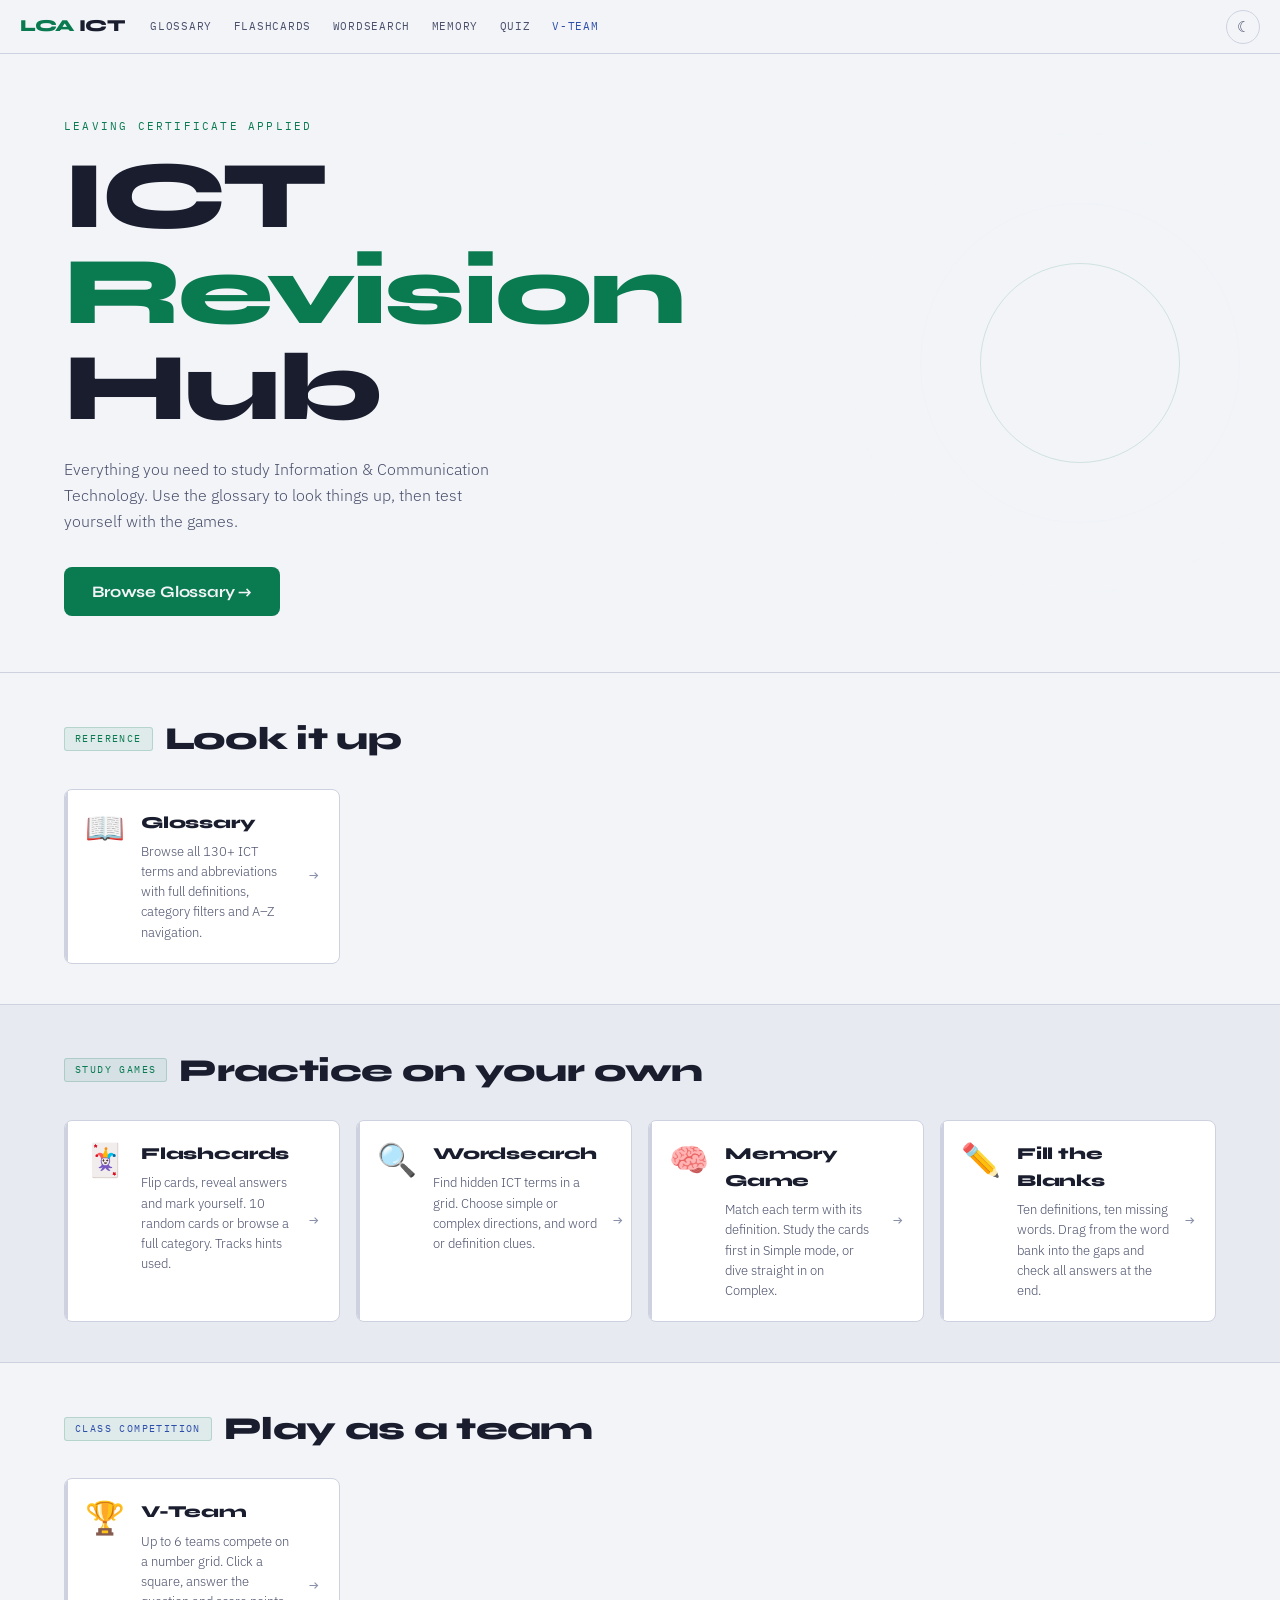
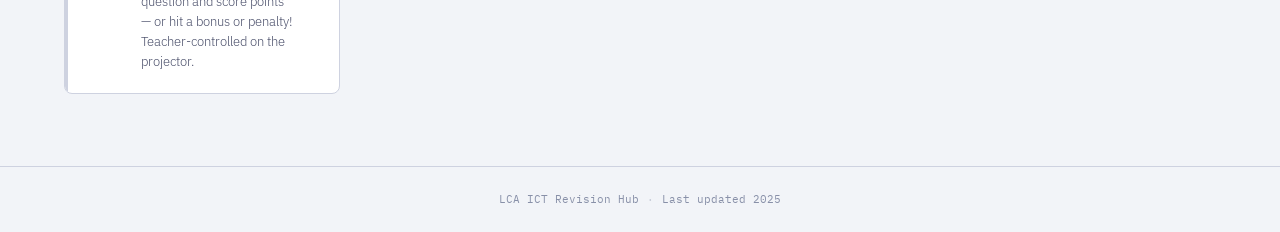
<file: index.html>
<!DOCTYPE html>
<html lang="en" data-theme="dark">
<head>
  <meta charset="UTF-8">
  <meta name="viewport" content="width=device-width, initial-scale=1.0">
  <title>LCA ICT — Revision Hub</title>
  <link href="https://fonts.googleapis.com/css2?family=Syne:wght@400;600;700;800&family=IBM+Plex+Mono:wght@400;500&family=IBM+Plex+Sans:wght@300;400;500&display=swap" rel="stylesheet">
  <link rel="stylesheet" href="shared.css">
  <link rel="stylesheet" href="index.css">
  <script>
    (function(){
      const t = localStorage.getItem('lca-ict-theme');
      const d = window.matchMedia('(prefers-color-scheme: dark)').matches;
      document.documentElement.setAttribute('data-theme', t ?? (d ? 'dark' : 'light'));
    })();
  </script>
</head>
<body>

  <!-- ── NAV ── -->
  <nav class="site-nav" id="site-nav">
    <div class="nav-inner">
      <a class="nav-brand" href="index.html"><span class="nav-brand-ict">LCA</span> ICT</a>
      <div class="nav-links" id="nav-links">
        <a href="glossary.html"   class="nav-link">Glossary</a>
        <a href="flashcards.html" class="nav-link">Flashcards</a>
        <a href="wordsearch.html" class="nav-link">Wordsearch</a>
        <a href="memory.html"     class="nav-link">Memory</a>
        <a href="quiz.html"       class="nav-link">Quiz</a>
        <a href="vteam.html"      class="nav-link vteam">V-Team</a>
      </div>
      <button class="theme-toggle" id="theme-toggle" aria-label="Toggle dark/light mode">
        <span class="icon-dark">☀</span>
        <span class="icon-light">☾</span>
      </button>
      <button class="nav-hamburger" id="nav-hamburger" aria-label="Toggle menu">☰</button>
    </div>
  </nav>

  <!-- ── HERO ── -->
  <header class="hero">
    <div class="hero-inner">
      <p class="hero-label">Leaving Certificate Applied</p>
      <h1 class="hero-title">
        ICT <span>Revision</span><br>Hub
      </h1>
      <p class="hero-sub">
        Everything you need to study Information &amp; Communication Technology.
        Use the glossary to look things up, then test yourself with the games.
      </p>
      <a href="glossary.html" class="btn-hero-primary">Browse Glossary →</a>
    </div>
    <div class="hero-deco" aria-hidden="true">
      <div class="deco-ring deco-ring-1"></div>
      <div class="deco-ring deco-ring-2"></div>
      <div class="deco-ring deco-ring-3"></div>
    </div>
  </header>

  <!-- ── SECTION: REFERENCE ── -->
  <section class="section">
    <div class="section-inner">
      <h2 class="section-title">
        <span class="section-tag">Reference</span>
        Look it up
      </h2>
      <div class="cards-row">

        <a href="glossary.html" class="hub-card">
          <div class="hub-card-icon">📖</div>
          <div class="hub-card-body">
            <h3 class="hub-card-title">Glossary</h3>
            <p class="hub-card-desc">
              Browse all 130+ ICT terms and abbreviations with full definitions,
              category filters and A–Z navigation.
            </p>
          </div>
          <div class="hub-card-arrow">→</div>
        </a>

      </div>
    </div>
  </section>

  <!-- ── SECTION: SOLO GAMES ── -->
  <section class="section section-alt">
    <div class="section-inner">
      <h2 class="section-title">
        <span class="section-tag">Study Games</span>
        Practice on your own
      </h2>
      <div class="cards-row">

        <a href="flashcards.html" class="hub-card">
          <div class="hub-card-icon">🃏</div>
          <div class="hub-card-body">
            <h3 class="hub-card-title">Flashcards</h3>
            <p class="hub-card-desc">
              Flip cards, reveal answers and mark yourself.
              10 random cards or browse a full category. Tracks hints used.
            </p>
          </div>
          <div class="hub-card-arrow">→</div>
        </a>

        <a href="wordsearch.html" class="hub-card">
          <div class="hub-card-icon">🔍</div>
          <div class="hub-card-body">
            <h3 class="hub-card-title">Wordsearch</h3>
            <p class="hub-card-desc">
              Find hidden ICT terms in a grid. Choose simple or complex directions,
              and word or definition clues.
            </p>
          </div>
          <div class="hub-card-arrow">→</div>
        </a>

        <a href="memory.html" class="hub-card">
          <div class="hub-card-icon">🧠</div>
          <div class="hub-card-body">
            <h3 class="hub-card-title">Memory Game</h3>
            <p class="hub-card-desc">
              Match each term with its definition. Study the cards first in Simple mode,
              or dive straight in on Complex.
            </p>
          </div>
          <div class="hub-card-arrow">→</div>
        </a>

        <a href="quiz.html" class="hub-card">
          <div class="hub-card-icon">✏️</div>
          <div class="hub-card-body">
            <h3 class="hub-card-title">Fill the Blanks</h3>
            <p class="hub-card-desc">
              Ten definitions, ten missing words. Drag from the word bank
              into the gaps and check all answers at the end.
            </p>
          </div>
          <div class="hub-card-arrow">→</div>
        </a>

      </div>
    </div>
  </section>

  <!-- ── SECTION: CLASS GAME ── -->
  <section class="section">
    <div class="section-inner">
      <h2 class="section-title">
        <span class="section-tag vteam-tag">Class Competition</span>
        Play as a team
      </h2>
      <div class="cards-row">

        <a href="vteam.html" class="hub-card hub-card-vteam">
          <div class="hub-card-icon">🏆</div>
          <div class="hub-card-body">
            <h3 class="hub-card-title">V-Team</h3>
            <p class="hub-card-desc">
              Up to 6 teams compete on a number grid. Click a square,
              answer the question and score points — or hit a bonus or penalty!
              Teacher-controlled on the projector.
            </p>
          </div>
          <div class="hub-card-arrow">→</div>
        </a>

      </div>
    </div>
  </section>

  <!-- ── FOOTER ── -->
  <footer class="site-footer">
    <div class="footer-inner">
      <span>LCA ICT Revision Hub</span>
      <span class="footer-dot">·</span>
      <span>Last updated 2025</span>
    </div>
  </footer>

  <script src="shared.js"></script>
</body>
</html>
</file>
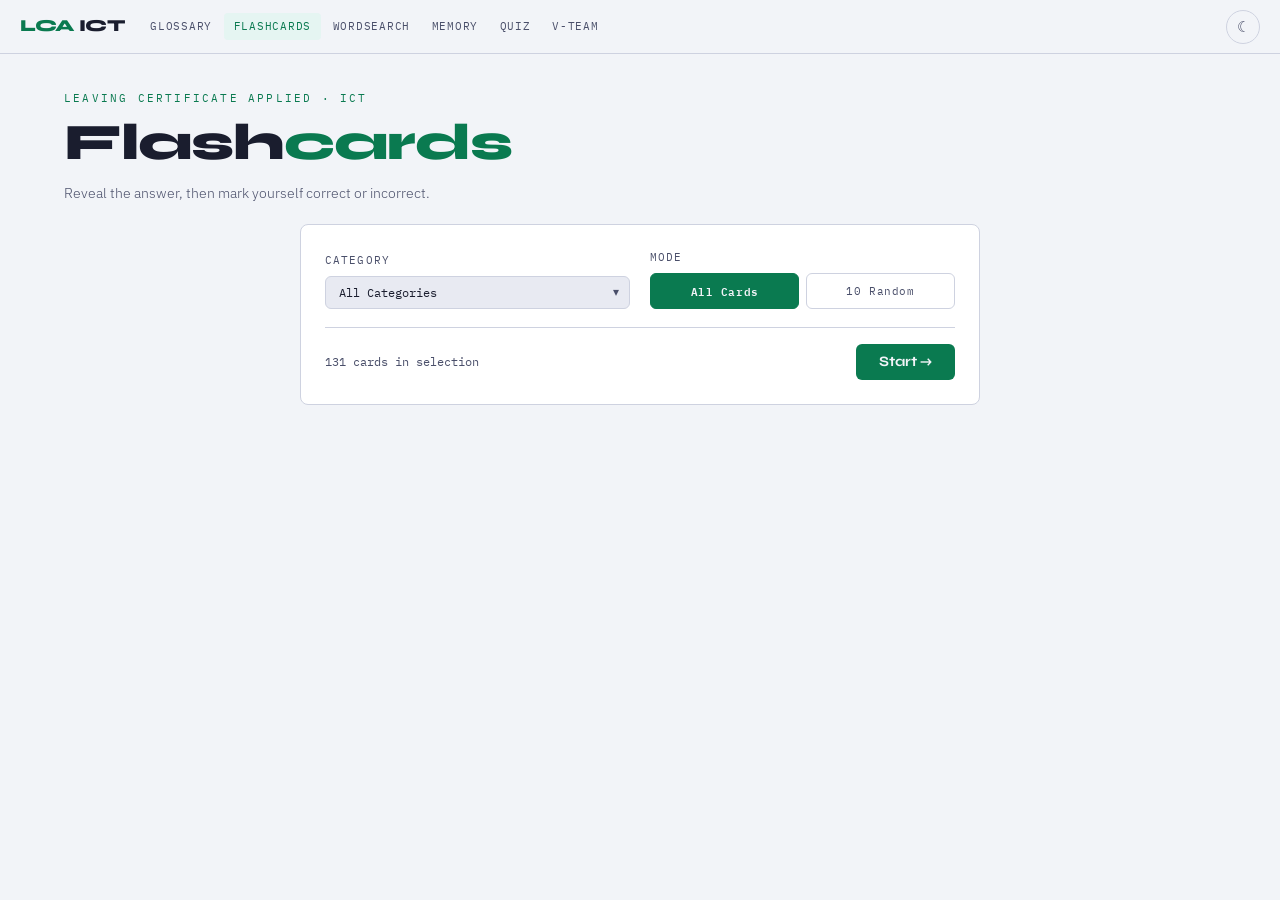
<file: flashcards.html>
<!DOCTYPE html>
<html lang="en" data-theme="dark">
<head>
  <meta charset="UTF-8">
  <meta name="viewport" content="width=device-width, initial-scale=1.0">
  <title>LCA ICT — Flashcards</title>
  <link href="https://fonts.googleapis.com/css2?family=Syne:wght@400;600;700;800&family=IBM+Plex+Mono:wght@400;500&family=IBM+Plex+Sans:wght@300;400;500&display=swap" rel="stylesheet">
  <link rel="stylesheet" href="shared.css">
  <link rel="stylesheet" href="flashcards.css">
  <link rel="stylesheet" href="image-utils.css">
  <script>
    (function(){
      const t = localStorage.getItem('lca-ict-theme');
      const d = window.matchMedia('(prefers-color-scheme: dark)').matches;
      document.documentElement.setAttribute('data-theme', t ?? (d ? 'dark' : 'light'));
    })();
  </script>
</head>
<body>

  <!-- ── NAV ── -->
  <nav class="site-nav" id="site-nav">
    <div class="nav-inner">
      <a class="nav-brand" href="index.html"><span class="nav-brand-ict">LCA</span> ICT</a>
      <div class="nav-links" id="nav-links">
        <a href="glossary.html"    class="nav-link">Glossary</a>
        <a href="flashcards.html"  class="nav-link active">Flashcards</a>
        <a href="wordsearch.html"  class="nav-link">Wordsearch</a>
        <a href="memory.html"      class="nav-link">Memory</a>
        <a href="quiz.html"        class="nav-link">Quiz</a>
        <a href="vteam.html"       class="nav-link">V-Team</a>
      </div>
      <button class="theme-toggle" id="theme-toggle" aria-label="Toggle dark/light mode">
        <span class="icon-dark">☀</span>
        <span class="icon-light">☾</span>
      </button>
      <button class="nav-hamburger" id="nav-hamburger" aria-label="Toggle menu">☰</button>
    </div>
  </nav>

  <!-- ── PAGE HEADER ── -->
  <header class="page-header">
    <p class="page-label">Leaving Certificate Applied · ICT</p>
    <h1 class="page-title">Flash<span>cards</span></h1>
    <p class="page-sub">Reveal the answer, then mark yourself correct or incorrect.</p>
  </header>

  <!-- ── SETUP PANEL ── -->
  <section class="setup-panel" id="setup-panel">
    <div class="setup-row">
      <div class="setup-group">
        <label class="setup-label" for="cat-select">Category</label>
        <div class="select-wrap">
          <select id="cat-select">
            <option value="all">All Categories</option>
          </select>
        </div>
      </div>
      <div class="setup-group">
        <label class="setup-label">Mode</label>
        <div class="mode-btns">
          <button class="mode-btn active" data-mode="all">All Cards</button>
          <button class="mode-btn" data-mode="10">10 Random</button>
        </div>
      </div>
    </div>
    <div class="setup-row setup-row-count">
      <span class="setup-count" id="setup-count">— cards in selection</span>
      <button class="btn-start" id="btn-start">Start →</button>
    </div>
  </section>

  <!-- ── GAME AREA ── -->
  <section class="game-area hidden" id="game-area">

    <!-- Progress bar -->
    <div class="progress-wrap">
      <div class="progress-bar" id="progress-bar"></div>
    </div>

    <!-- Counter + scores -->
    <div class="status-row">
      <span class="status-counter" id="status-counter">1 / 10</span>
      <div class="status-scores">
        <span class="score score-correct">✓ <strong id="score-correct">0</strong></span>
        <span class="score score-wrong">✗ <strong id="score-wrong">0</strong></span>
        <span class="score score-hint" title="Hints used">💡 <strong id="score-hints">0</strong></span>
      </div>
    </div>

    <!-- ── HINT ROW — wide tap target above the card ── -->
    <div class="hint-row" id="hint-row">
      <button class="btn-hint" id="btn-hint">💡 Show hint</button>
      <div class="fc-hint-text hidden" id="fc-hint-text"></div>
    </div>

    <!-- ── CARD — purely visual, no tap/click/swipe ── -->
    <div class="card-stage">
      <div class="fc-card" id="fc-card">
        <div class="fc-inner" id="fc-inner">

          <!-- FRONT -->
          <div class="fc-face fc-front">
            <div class="fc-category-tag" id="fc-cat-tag"></div>
            <div class="fc-type-badge"   id="fc-type-badge"></div>
            <div class="fc-term"         id="fc-term"></div>
            <div class="fc-hint-dot hidden" id="fc-hint-dot">💡 hint used</div>
          </div>

          <!-- BACK -->
          <div class="fc-face fc-back">
            <div class="fc-back-term hidden" id="fc-back-term"></div>
            <div class="fc-def"             id="fc-def"></div>
          </div>

        </div>
      </div>
    </div>

    <!-- ── FLIP BUTTON — large, clearly labelled ── -->
    <div class="flip-row">
      <button class="btn-flip" id="btn-flip">Reveal answer ↓</button>
    </div>

    <!-- ── MARK + NAV BUTTONS ── -->
    <div class="action-row">
      <button class="btn-action btn-wrong"   id="btn-wrong"   disabled>✗ Incorrect</button>
      <div class="nav-btns">
        <button class="btn-nav" id="btn-prev" title="Previous card">←</button>
        <button class="btn-nav" id="btn-next" title="Next card">→</button>
      </div>
      <button class="btn-action btn-correct" id="btn-correct" disabled>✓ Correct</button>
    </div>

    <!-- Session controls -->
    <div class="session-controls">
      <button class="btn-ghost" id="btn-reset">↺ Reset scores</button>
      <button class="btn-ghost" id="btn-new-session">⊞ New session</button>
    </div>

  </section>

  <!-- ── REVIEW PANEL ── -->
  <section class="review-panel hidden" id="review-panel">

    <div class="review-header">
      <h2 class="review-title">Session Complete</h2>
      <div class="review-stats" id="review-stats"></div>
    </div>

    <div class="review-incorrect-wrap" id="review-incorrect-wrap"></div>

    <div class="review-actions">
      <button class="btn-start" id="btn-retry-wrong">↺ Retry Incorrect</button>
      <button class="btn-ghost" id="btn-new-session-review">⊞ New Session</button>
      <button class="btn-print" id="btn-print">⎙ Print Incorrect</button>
    </div>

  </section>

  <!-- ── PRINT AREA ── -->
  <div id="print-area" class="print-area"></div>

  <script src="glossary-data.js"></script>
  <script src="shared.js"></script>
  <script src="image-utils.js"></script>
  <script src="flashcards.js"></script>
</body>
</html>
</file>
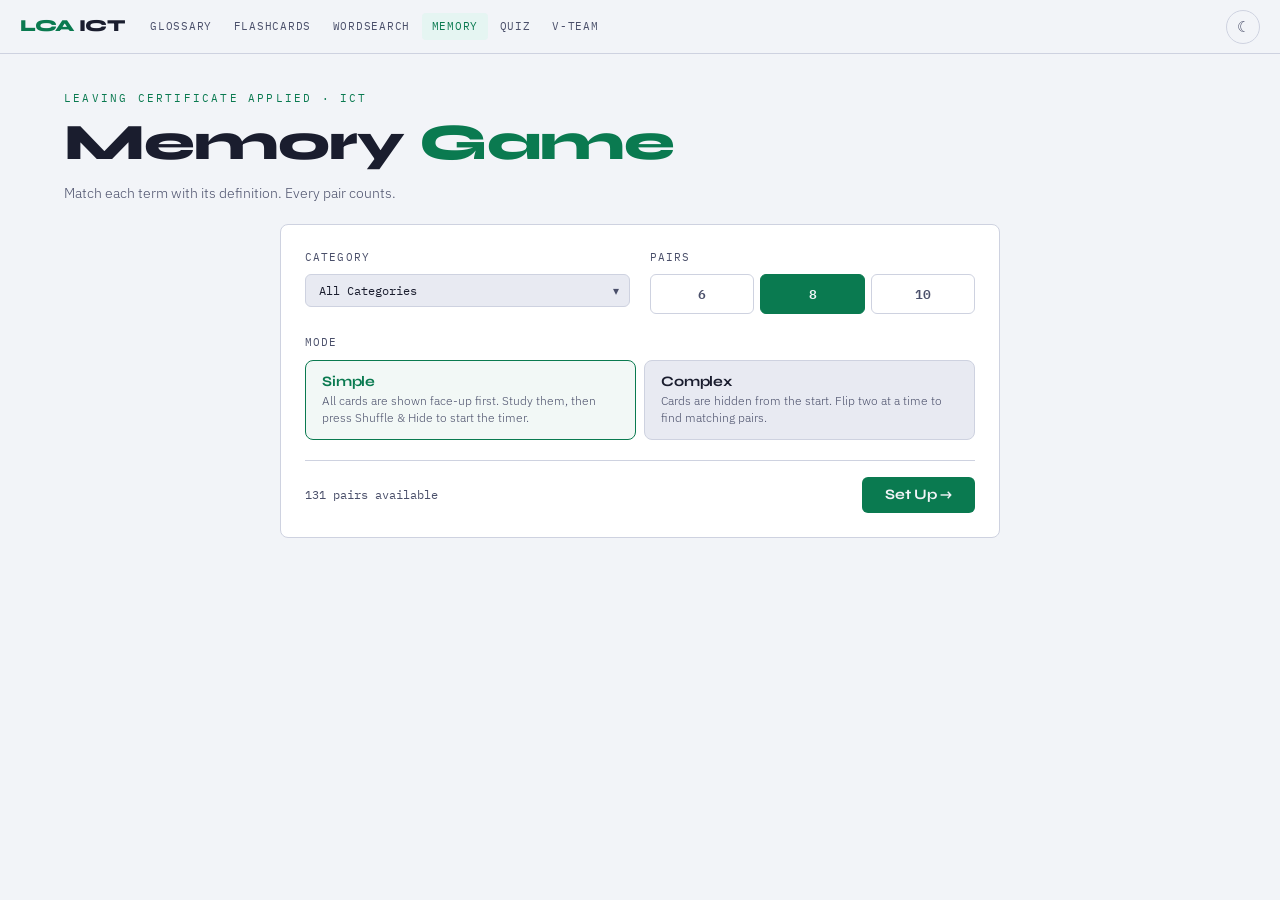
<file: memory.html>
<!DOCTYPE html>
<html lang="en" data-theme="dark">
<head>
  <meta charset="UTF-8">
  <meta name="viewport" content="width=device-width, initial-scale=1.0">
  <title>LCA ICT — Memory Game</title>
  <link href="https://fonts.googleapis.com/css2?family=Syne:wght@400;600;700;800&family=IBM+Plex+Mono:wght@400;500&family=IBM+Plex+Sans:wght@300;400;500&display=swap" rel="stylesheet">
  <link rel="stylesheet" href="shared.css">
  <link rel="stylesheet" href="memory.css">
  <script>
    (function(){
      const t = localStorage.getItem('lca-ict-theme');
      const d = window.matchMedia('(prefers-color-scheme: dark)').matches;
      document.documentElement.setAttribute('data-theme', t ?? (d ? 'dark' : 'light'));
    })();
  </script>
</head>
<body>

  <!-- ── NAV ── -->
  <nav class="site-nav" id="site-nav">
    <div class="nav-inner">
      <a class="nav-brand" href="index.html"><span class="nav-brand-ict">LCA</span> ICT</a>
      <div class="nav-links" id="nav-links">
        <a href="glossary.html"    class="nav-link">Glossary</a>
        <a href="flashcards.html"  class="nav-link">Flashcards</a>
        <a href="wordsearch.html"  class="nav-link">Wordsearch</a>
        <a href="memory.html"      class="nav-link active">Memory</a>
        <a href="quiz.html"        class="nav-link">Quiz</a>
        <a href="vteam.html"       class="nav-link">V-Team</a>
      </div>
      <button class="theme-toggle" id="theme-toggle" aria-label="Toggle dark/light mode">
        <span class="icon-dark">☀</span>
        <span class="icon-light">☾</span>
      </button>
      <button class="nav-hamburger" id="nav-hamburger" aria-label="Toggle menu">☰</button>
    </div>
  </nav>

  <!-- ── PAGE HEADER ── -->
  <header class="page-header">
    <p class="page-label">Leaving Certificate Applied · ICT</p>
    <h1 class="page-title">Memory <span>Game</span></h1>
    <p class="page-sub">Match each term with its definition. Every pair counts.</p>
  </header>

  <!-- ── SETUP PANEL ── -->
  <section class="setup-panel" id="setup-panel">
    <div class="setup-grid">

      <!-- Category -->
      <div class="setup-group">
        <label class="setup-label" for="cat-select">Category</label>
        <div class="select-wrap">
          <select id="cat-select">
            <option value="all">All Categories</option>
          </select>
        </div>
      </div>

      <!-- Pair count -->
      <div class="setup-group">
        <label class="setup-label">Pairs</label>
        <div class="count-btns">
          <button class="count-btn" data-count="6">6</button>
          <button class="count-btn active" data-count="8">8</button>
          <button class="count-btn" data-count="10">10</button>
        </div>
      </div>

      <!-- Mode -->
      <div class="setup-group setup-group-full">
        <label class="setup-label">Mode</label>
        <div class="toggle-opts">
          <button class="toggle-opt active" data-mode="simple">
            <span class="opt-name">Simple</span>
            <span class="opt-desc">All cards are shown face-up first. Study them, then press Shuffle &amp; Hide to start the timer.</span>
          </button>
          <button class="toggle-opt" data-mode="complex">
            <span class="opt-name">Complex</span>
            <span class="opt-desc">Cards are hidden from the start. Flip two at a time to find matching pairs.</span>
          </button>
        </div>
      </div>

    </div>

    <div class="setup-footer">
      <span class="setup-count" id="setup-count">— pairs available</span>
      <button class="btn-start" id="btn-start">Set Up →</button>
    </div>
  </section>

  <!-- ── STUDY PHASE (Simple mode only) ── -->
  <section class="study-phase hidden" id="study-phase">
    <div class="study-header">
      <div class="study-info">
        <h2 class="study-title">Study the cards</h2>
        <p class="study-sub">Take your time — when you're ready, press Shuffle &amp; Hide to begin.</p>
      </div>
      <button class="btn-hide" id="btn-hide">Shuffle &amp; Hide ▶</button>
    </div>
    <div class="memory-grid" id="study-grid"></div>
  </section>

  <!-- ── GAME AREA ── -->
  <section class="game-area hidden" id="game-area">
    <div class="game-topbar">
      <div class="timer-wrap">
        <span class="timer-label">Time</span>
        <span class="timer-display" id="timer-display">0:00</span>
      </div>
      <div class="moves-wrap">
        <span class="timer-label">Moves</span>
        <span class="moves-display" id="moves-display">0</span>
      </div>
      <div class="pairs-wrap">
        <span id="pairs-found">0</span> / <span id="pairs-total">0</span> matched
      </div>
      <button class="btn-ghost" id="btn-new-game">⊞ New game</button>
    </div>
    <div class="memory-grid" id="game-grid"></div>
  </section>

  <!-- ── COMPLETION PANEL ── -->
  <section class="completion-panel hidden" id="completion-panel">
    <div class="completion-inner">
      <div class="completion-icon">🎉</div>
      <h2 class="completion-title">Well Done!</h2>
      <div class="completion-stats" id="completion-stats"></div>
    </div>
    <div class="completion-summary" id="completion-summary"></div>
    <div class="completion-actions">
      <button class="btn-start" id="btn-play-again">Play Again</button>
      <button class="btn-ghost" id="btn-change-settings">Change Settings</button>
    </div>
  </section>

  <script src="glossary-data.js"></script>
  <script src="shared.js"></script>
  <script src="memory.js"></script>
</body>
</html>
</file>
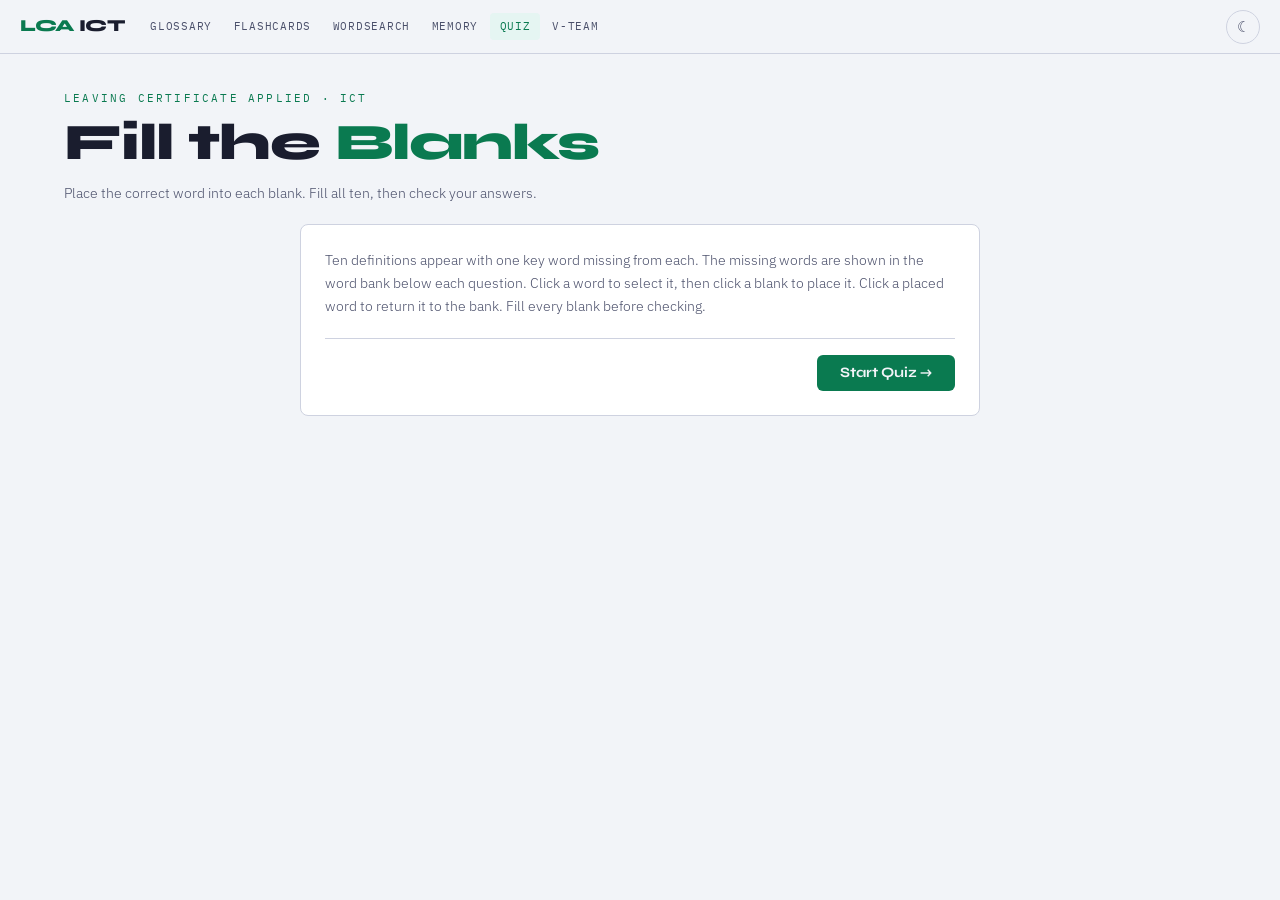
<file: quiz.html>
<!DOCTYPE html>
<html lang="en" data-theme="dark">
<head>
  <meta charset="UTF-8">
  <meta name="viewport" content="width=device-width, initial-scale=1.0">
  <title>LCA ICT — Quiz</title>
  <link href="https://fonts.googleapis.com/css2?family=Syne:wght@400;600;700;800&family=IBM+Plex+Mono:wght@400;500&family=IBM+Plex+Sans:wght@300;400;500&display=swap" rel="stylesheet">
  <link rel="stylesheet" href="shared.css">
  <link rel="stylesheet" href="quiz.css">
  <script>
    (function(){
      const t = localStorage.getItem('lca-ict-theme');
      const d = window.matchMedia('(prefers-color-scheme: dark)').matches;
      document.documentElement.setAttribute('data-theme', t ?? (d ? 'dark' : 'light'));
    })();
  </script>
</head>
<body>

  <!-- ── NAV ── -->
  <nav class="site-nav" id="site-nav">
    <div class="nav-inner">
      <a class="nav-brand" href="index.html"><span class="nav-brand-ict">LCA</span> ICT</a>
      <div class="nav-links" id="nav-links">
        <a href="glossary.html"    class="nav-link">Glossary</a>
        <a href="flashcards.html"  class="nav-link">Flashcards</a>
        <a href="wordsearch.html"  class="nav-link">Wordsearch</a>
        <a href="memory.html"      class="nav-link">Memory</a>
        <a href="quiz.html"        class="nav-link active">Quiz</a>
        <a href="vteam.html"       class="nav-link">V-Team</a>
      </div>
      <button class="theme-toggle" id="theme-toggle" aria-label="Toggle dark/light mode">
        <span class="icon-dark">☀</span>
        <span class="icon-light">☾</span>
      </button>
      <button class="nav-hamburger" id="nav-hamburger" aria-label="Toggle menu">☰</button>
    </div>
  </nav>

  <!-- ── PAGE HEADER ── -->
  <header class="page-header">
    <p class="page-label">Leaving Certificate Applied · ICT</p>
    <h1 class="page-title">Fill the <span>Blanks</span></h1>
    <p class="page-sub">Place the correct word into each blank. Fill all ten, then check your answers.</p>
  </header>

  <!-- ── SETUP PANEL ── -->
  <section class="setup-panel" id="setup-panel">
    <div class="setup-body">
      <div class="setup-info">
        <p class="setup-desc">
          Ten definitions appear with one key word missing from each.
          The missing words are shown in the word bank below each question.
          Click a word to select it, then click a blank to place it.
          Click a placed word to return it to the bank.
          Fill every blank before checking.
        </p>
      </div>
    </div>
    <div class="setup-footer">
      <button class="btn-start" id="btn-start">Start Quiz →</button>
    </div>
  </section>

  <!-- ── QUIZ AREA ── -->
  <section class="quiz-area hidden" id="quiz-area">

    <div class="quiz-topbar">
      <div class="quiz-progress">
        <span id="filled-count">0</span> / <span id="total-q">10</span> filled
      </div>
      <button class="btn-check hidden" id="btn-check">Check Answers ✓</button>
      <button class="btn-ghost" id="btn-new-quiz">⊞ New Quiz</button>
    </div>

    <!-- Word bank -->
    <div class="word-bank-wrap">
      <div class="word-bank-label">Word Bank</div>
      <div class="word-bank" id="word-bank"></div>
    </div>

    <!-- Questions -->
    <ol class="questions-list" id="questions-list"></ol>

  </section>

  <!-- ── RESULTS PANEL ── -->
  <section class="results-panel hidden" id="results-panel">

    <div class="results-header">
      <h2 class="results-title">Results</h2>
      <div class="results-stats" id="results-stats"></div>
    </div>

    <div class="results-summary" id="results-summary"></div>

    <div class="results-actions">
      <button class="btn-start"  id="btn-try-again">Try Again</button>
      <button class="btn-ghost"  id="btn-new-quiz-results">New Quiz</button>
    </div>

  </section>

  <script src="glossary-data.js"></script>
  <script src="shared.js"></script>
  <script src="quiz.js"></script>
</body>
</html>
</file>
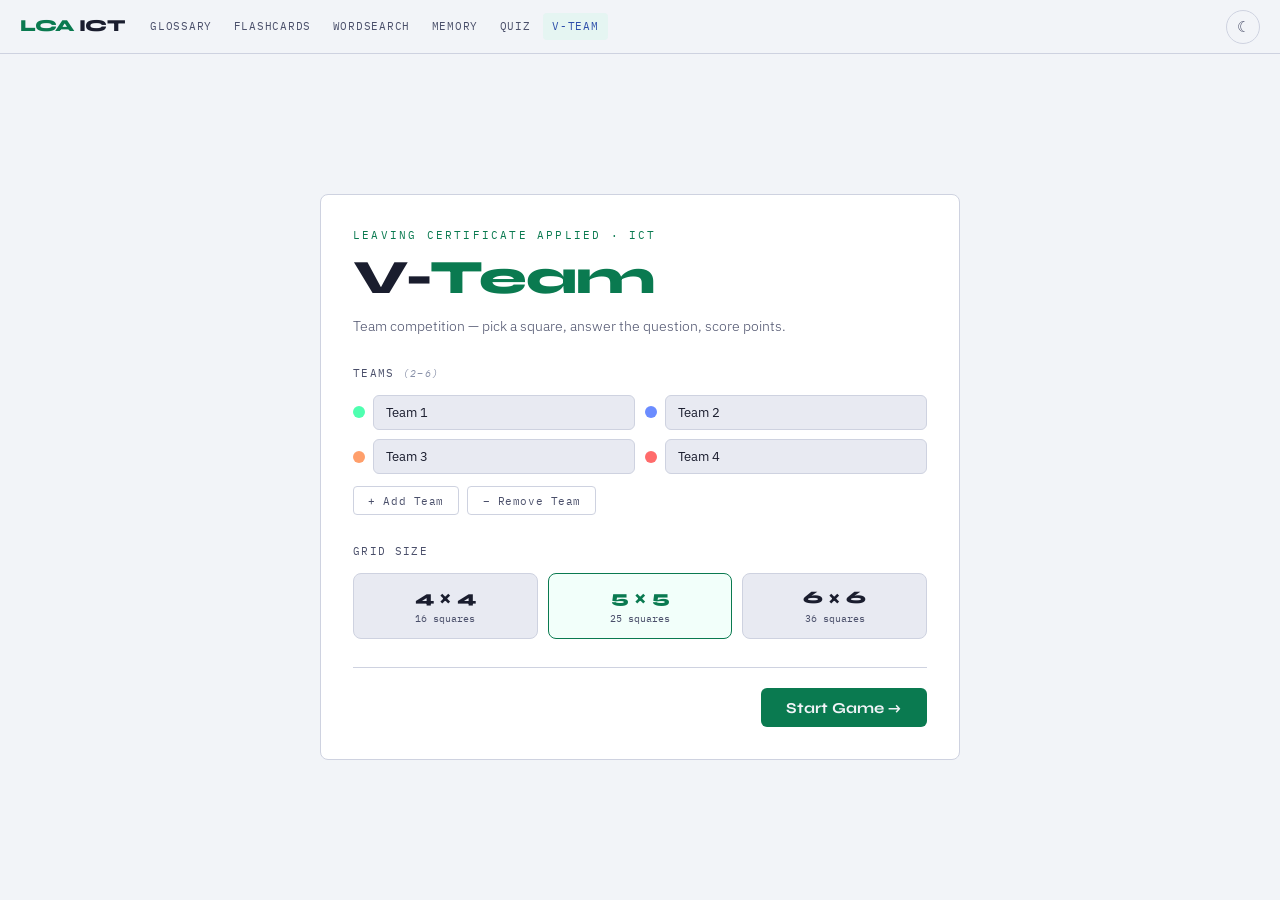
<file: vteam.html>
<!DOCTYPE html>
<html lang="en" data-theme="dark">
<head>
  <meta charset="UTF-8">
  <meta name="viewport" content="width=device-width, initial-scale=1.0">
  <title>LCA ICT — V-Team</title>
  <link href="https://fonts.googleapis.com/css2?family=Syne:wght@400;600;700;800&family=IBM+Plex+Mono:wght@400;500&family=IBM+Plex+Sans:wght@300;400;500&display=swap" rel="stylesheet">
  <link rel="stylesheet" href="shared.css">
  <link rel="stylesheet" href="vteam.css">
  <script>
    (function(){
      const t = localStorage.getItem('lca-ict-theme');
      const d = window.matchMedia('(prefers-color-scheme: dark)').matches;
      document.documentElement.setAttribute('data-theme', t ?? (d ? 'dark' : 'light'));
    })();
  </script>
</head>
<body>

  <!-- ── NAV ── -->
  <nav class="site-nav" id="site-nav">
    <div class="nav-inner">
      <a class="nav-brand" href="index.html"><span class="nav-brand-ict">LCA</span> ICT</a>
      <div class="nav-links" id="nav-links">
        <a href="glossary.html"   class="nav-link">Glossary</a>
        <a href="flashcards.html" class="nav-link">Flashcards</a>
        <a href="wordsearch.html" class="nav-link">Wordsearch</a>
        <a href="memory.html"     class="nav-link">Memory</a>
        <a href="quiz.html"       class="nav-link">Quiz</a>
        <a href="vteam.html"      class="nav-link vteam active">V-Team</a>
      </div>
      <button class="theme-toggle" id="theme-toggle" aria-label="Toggle dark/light mode">
        <span class="icon-dark">☀</span>
        <span class="icon-light">☾</span>
      </button>
      <button class="nav-hamburger" id="nav-hamburger" aria-label="Toggle menu">☰</button>
    </div>
  </nav>

  <!-- ── SETUP PANEL ── -->
  <section class="vt-setup" id="vt-setup">
    <div class="vt-setup-inner">

      <div class="vt-setup-header">
        <p class="page-label">Leaving Certificate Applied · ICT</p>
        <h1 class="page-title">V-<span>Team</span></h1>
        <p class="page-sub">Team competition — pick a square, answer the question, score points.</p>
      </div>

      <!-- Teams -->
      <div class="setup-section">
        <div class="setup-section-label">Teams <span class="setup-section-hint">(2–6)</span></div>
        <div class="teams-grid" id="teams-grid"></div>
        <div class="team-btns">
          <button class="btn-ghost" id="btn-add-team">+ Add Team</button>
          <button class="btn-ghost" id="btn-remove-team">− Remove Team</button>
        </div>
      </div>

      <!-- Grid size -->
      <div class="setup-section">
        <div class="setup-section-label">Grid Size</div>
        <div class="grid-size-btns">
          <button class="grid-size-btn" data-size="16">
            <span class="gsb-grid">4 × 4</span>
            <span class="gsb-count">16 squares</span>
          </button>
          <button class="grid-size-btn active" data-size="25">
            <span class="gsb-grid">5 × 5</span>
            <span class="gsb-count">25 squares</span>
          </button>
          <button class="grid-size-btn" data-size="36">
            <span class="gsb-grid">6 × 6</span>
            <span class="gsb-count">36 squares</span>
          </button>
        </div>
      </div>

      <div class="setup-footer">
        <button class="btn-start" id="btn-start">Start Game →</button>
      </div>

    </div>
  </section>

  <!-- ── GAME SCREEN ── -->
  <section class="vt-game hidden" id="vt-game">

    <!-- Left: scoreboard + turn indicator -->
    <aside class="vt-sidebar" id="vt-sidebar">
      <div class="sidebar-title">Scores</div>
      <div class="scoreboard" id="scoreboard"></div>
      <div class="turn-box" id="turn-box">
        <div class="turn-label">Current Turn</div>
        <div class="turn-team" id="turn-team">—</div>
      </div>
      <button class="btn-ghost btn-end-game" id="btn-end-game">End Game</button>
    </aside>

    <!-- Centre: grid -->
    <main class="vt-main">
      <div class="vt-grid" id="vt-grid"></div>
    </main>

  </section>

  <!-- ── CARD OVERLAY ── -->
  <!-- Shown full-screen when a square is clicked -->
  <div class="card-overlay hidden" id="card-overlay">
    <div class="card-overlay-inner">

      <!-- QUESTION card -->
      <div class="ov-card" id="ov-card">

        <div class="ov-top">
          <div class="ov-square-num" id="ov-square-num"></div>
          <div class="ov-type-badge" id="ov-type-badge"></div>
        </div>

        <!-- Front: term/abbr -->
        <div class="ov-front" id="ov-front">
          <div class="ov-term" id="ov-term"></div>
          <button class="btn-reveal" id="btn-reveal">Show Hint &amp; Answer ↓</button>
        </div>

        <!-- Revealed: hint + definition -->
        <div class="ov-revealed hidden" id="ov-revealed">
          <div class="ov-hint" id="ov-hint"></div>
          <div class="ov-def"  id="ov-def"></div>
        </div>

      </div>

      <!-- BONUS/PENALTY card -->
      <div class="ov-special hidden" id="ov-special">
        <div class="ov-special-icon" id="ov-special-icon"></div>
        <div class="ov-special-title" id="ov-special-title"></div>
        <div class="ov-special-points" id="ov-special-points"></div>
        <div class="ov-special-team" id="ov-special-team"></div>
      </div>

      <!-- Action buttons (shown after reveal or for special squares) -->
      <div class="ov-actions hidden" id="ov-actions">
        <button class="btn-wrong-ans"   id="btn-wrong-ans">✗ Incorrect — next team</button>
        <button class="btn-correct-ans" id="btn-correct-ans"></button>
      </div>

      <button class="btn-close-overlay" id="btn-close-overlay" title="Close">✕</button>

    </div>
  </div>

  <!-- ── END GAME SCREEN ── -->
  <section class="vt-end hidden" id="vt-end">
    <div class="vt-end-inner">
      <div class="end-trophy">🏆</div>
      <h2 class="end-title" id="end-title"></h2>
      <div class="end-podium" id="end-podium"></div>
      <button class="btn-start" id="btn-play-again">Play Again</button>
      <button class="btn-ghost"  id="btn-new-setup">Change Settings</button>
    </div>
  </section>

  <script src="glossary-data.js"></script>
  <script src="shared.js"></script>
  <script src="vteam.js"></script>
</body>
</html>
</file>
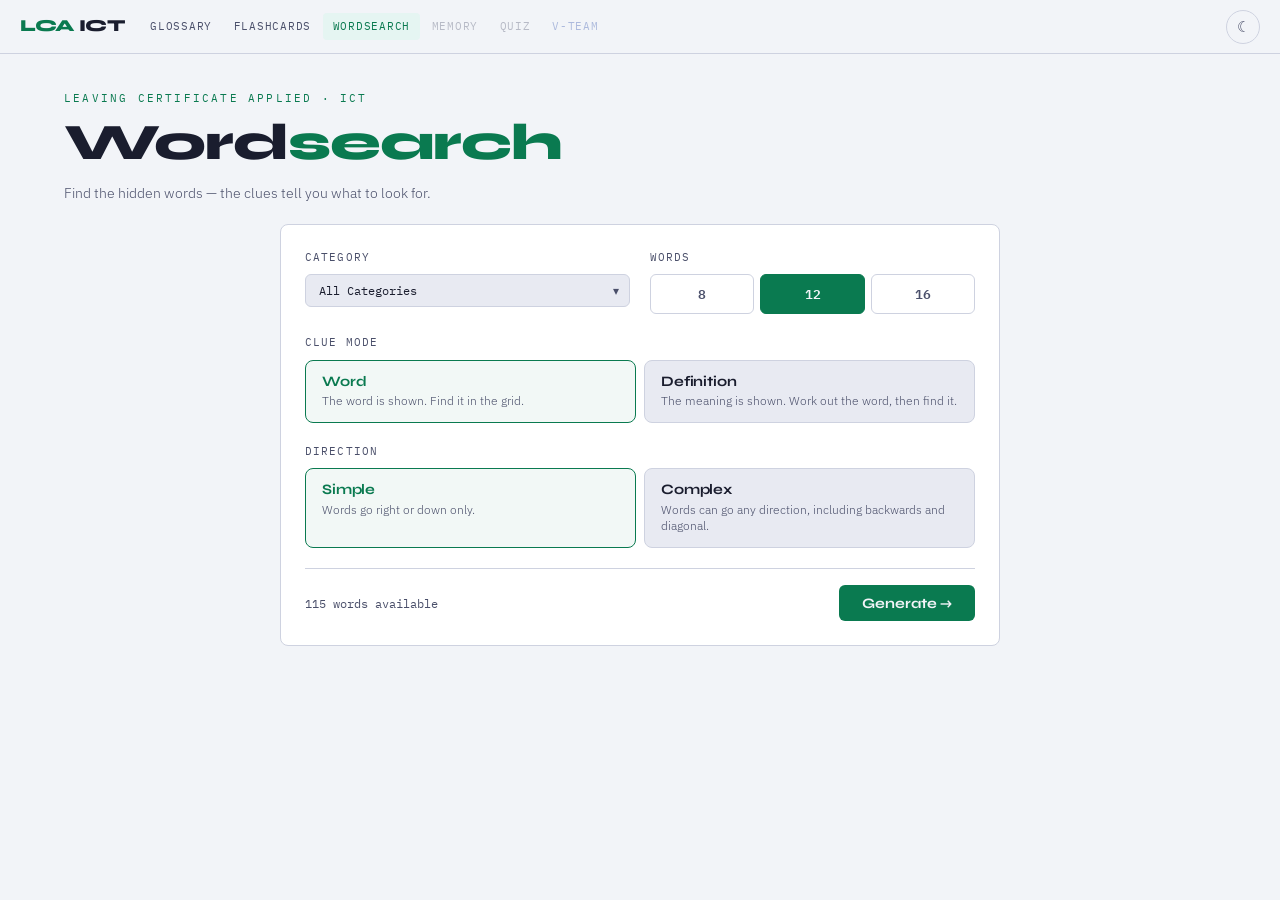
<file: wordsearch.html>
<!DOCTYPE html>
<html lang="en" data-theme="dark">
<head>
  <meta charset="UTF-8">
  <meta name="viewport" content="width=device-width, initial-scale=1.0">
  <title>LCA ICT — Wordsearch</title>
  <link href="https://fonts.googleapis.com/css2?family=Syne:wght@400;600;700;800&family=IBM+Plex+Mono:wght@400;500&family=IBM+Plex+Sans:wght@300;400;500&display=swap" rel="stylesheet">
  <link rel="stylesheet" href="shared.css">
  <link rel="stylesheet" href="wordsearch.css">
  <script>
    (function(){
      const t = localStorage.getItem('lca-ict-theme');
      const d = window.matchMedia('(prefers-color-scheme: dark)').matches;
      document.documentElement.setAttribute('data-theme', t ?? (d ? 'dark' : 'light'));
    })();
  </script>
</head>
<body>

  <!-- ── NAV ── -->
  <nav class="site-nav" id="site-nav">
    <div class="nav-inner">
      <a class="nav-brand" href="index.html"><span class="nav-brand-ict">LCA</span> ICT</a>
      <div class="nav-links" id="nav-links">
        <a href="glossary.html"    class="nav-link">Glossary</a>
        <a href="flashcards.html"  class="nav-link">Flashcards</a>
        <a href="wordsearch.html"  class="nav-link active">Wordsearch</a>
        <a href="memory.html"      class="nav-link nav-disabled">Memory</a>
        <a href="quiz.html"        class="nav-link nav-disabled">Quiz</a>
        <a href="vteam.html"       class="nav-link vteam nav-disabled">V-Team</a>
      </div>
      <button class="theme-toggle" id="theme-toggle" aria-label="Toggle dark/light mode">
        <span class="icon-dark">☀</span>
        <span class="icon-light">☾</span>
      </button>
      <button class="nav-hamburger" id="nav-hamburger" aria-label="Toggle menu">☰</button>
    </div>
  </nav>

  <!-- ── PAGE HEADER ── -->
  <header class="page-header">
    <p class="page-label">Leaving Certificate Applied · ICT</p>
    <h1 class="page-title">Word<span>search</span></h1>
    <p class="page-sub">Find the hidden words — the clues tell you what to look for.</p>
  </header>

  <!-- ── SETUP PANEL ── -->
  <section class="setup-panel" id="setup-panel">

    <div class="setup-grid">

      <!-- Category -->
      <div class="setup-group">
        <label class="setup-label" for="cat-select">Category</label>
        <div class="select-wrap">
          <select id="cat-select">
            <option value="all">All Categories</option>
          </select>
        </div>
      </div>

      <!-- Word count -->
      <div class="setup-group">
        <label class="setup-label">Words</label>
        <div class="count-btns">
          <button class="count-btn" data-count="8">8</button>
          <button class="count-btn active" data-count="12">12</button>
          <button class="count-btn" data-count="16">16</button>
        </div>
      </div>

      <!-- Clue mode -->
      <div class="setup-group setup-group-full">
        <label class="setup-label">Clue Mode</label>
        <div class="toggle-opts">
          <button class="toggle-opt active" data-clue="word">
            <span class="opt-name">Word</span>
            <span class="opt-desc">The word is shown. Find it in the grid.</span>
          </button>
          <button class="toggle-opt" data-clue="definition">
            <span class="opt-name">Definition</span>
            <span class="opt-desc">The meaning is shown. Work out the word, then find it.</span>
          </button>
        </div>
      </div>

      <!-- Direction mode -->
      <div class="setup-group setup-group-full">
        <label class="setup-label">Direction</label>
        <div class="toggle-opts">
          <button class="toggle-opt active" data-dir="simple">
            <span class="opt-name">Simple</span>
            <span class="opt-desc">Words go right or down only.</span>
          </button>
          <button class="toggle-opt" data-dir="complex">
            <span class="opt-name">Complex</span>
            <span class="opt-desc">Words can go any direction, including backwards and diagonal.</span>
          </button>
        </div>
      </div>

    </div>

    <div class="setup-footer">
      <span class="setup-count" id="setup-count">— words available</span>
      <button class="btn-start" id="btn-start">Generate →</button>
    </div>

  </section>

  <!-- ── GAME AREA ── -->
  <section class="game-area hidden" id="game-area">

    <!-- Top bar: timer + progress + new game -->
    <div class="game-topbar">
      <div class="timer-wrap">
        <span class="timer-label">Time</span>
        <span class="timer-display" id="timer-display">0:00</span>
      </div>
      <div class="found-progress">
        <span id="found-count">0</span> / <span id="total-count">0</span> found
      </div>
      <button class="btn-ghost" id="btn-new-game">⊞ New game</button>
    </div>

    <!-- Main layout: grid + clues -->
    <div class="game-layout" id="game-layout">

      <!-- Grid -->
      <div class="grid-wrap">
        <div class="ws-grid" id="ws-grid"></div>
      </div>

      <!-- Clues list -->
      <div class="clues-wrap">
        <div class="clues-header">
          <span class="clues-title" id="clues-title">Words to find</span>
        </div>
        <ul class="clues-list" id="clues-list"></ul>
      </div>

    </div>

  </section>

  <!-- ── COMPLETION PANEL ── -->
  <section class="completion-panel hidden" id="completion-panel">

    <div class="completion-inner">
      <div class="completion-icon">✓</div>
      <h2 class="completion-title">Puzzle Complete!</h2>
      <div class="completion-stats" id="completion-stats"></div>
    </div>

    <div class="completion-words" id="completion-words"></div>

    <div class="completion-actions">
      <button class="btn-start" id="btn-play-again">Play Again</button>
      <button class="btn-ghost" id="btn-change-settings">Change Settings</button>
    </div>

  </section>

  <script src="glossary-data.js"></script>
  <script src="shared.js"></script>
  <script src="wordsearch.js"></script>
</body>
</html>
</file>
<file: shared.css>
/*
 * shared.css
 * ─────────────────────────────────────────────────────────────
 * LCA ICT — Shared styles: design tokens, nav bar, theme toggle.
 * Loaded by EVERY page alongside its own stylesheet.
 * ─────────────────────────────────────────────────────────────
 */

/* ── TOKENS: DARK ────────────────────────────────────────── */
:root {
  --bg:         #0d0f14;
  --surface:    #161920;
  --surface2:   #1e2230;
  --border:     #2a2f42;
  --accent:     #4fffb0;
  --accent2:    #ff6b6b;
  --accent3:    #6b8cff;
  --text:       #e8eaf2;
  --text-muted: #7a7f94;
  --text-dim:   #4a4f64;
  --shadow:     0 4px 20px rgba(0,0,0,0.4);
  --radius:     8px;
  --nav-bg:     rgba(13,15,20,0.97);
  --nav-h:      54px;

  --mono:    'IBM Plex Mono', monospace;
  --sans:    'IBM Plex Sans', sans-serif;
  --display: 'Syne', sans-serif;
}

/* ── TOKENS: LIGHT ───────────────────────────────────────── */
[data-theme="light"] {
  --bg:         #f2f4f8;
  --surface:    #ffffff;
  --surface2:   #e8eaf2;
  --border:     #ced2e0;
  --accent:     #0a7a50;
  --accent2:    #c0392b;
  --accent3:    #2d4eaa;
  --text:       #1a1d2e;
  --text-muted: #4a4f6a;
  --text-dim:   #8890a8;
  --shadow:     0 4px 20px rgba(0,0,0,0.08);
  --nav-bg:     rgba(242,244,248,0.97);
}

/* ── RESET ───────────────────────────────────────────────── */
*, *::before, *::after { box-sizing: border-box; margin: 0; padding: 0; }
html { scroll-behavior: smooth; }

body {
  background:  var(--bg);
  color:       var(--text);
  font-family: var(--sans);
  font-size:   15px;
  line-height: 1.6;
  min-height:  100vh;
  transition:  background 0.25s, color 0.25s;
  padding-top: var(--nav-h);
}

/* ── SITE NAV ────────────────────────────────────────────── */
.site-nav {
  position:      fixed;
  top: 0; left: 0; right: 0;
  height:        var(--nav-h);
  z-index:       200;
  background:    var(--nav-bg);
  backdrop-filter: blur(12px);
  border-bottom: 1px solid var(--border);
  transition:    background 0.25s, border-color 0.25s;
}

.nav-inner {
  max-width:   1280px;
  margin:      0 auto;
  height:      100%;
  padding:     0 1.25rem;
  display:     flex;
  align-items: center;
  gap:         0.5rem;
}

.nav-brand {
  font-family:     var(--display);
  font-size:       1.05rem;
  font-weight:     800;
  color:           var(--text);
  text-decoration: none;
  letter-spacing:  -0.02em;
  flex-shrink:     0;
  margin-right:    0.5rem;
}
.nav-brand-ict { color: var(--accent); }

.nav-links {
  display: flex;
  gap:     0.15rem;
  flex:    1;
}

.nav-link {
  font-family:     var(--mono);
  font-size:       10.5px;
  letter-spacing:  0.07em;
  text-transform:  uppercase;
  color:           var(--text-muted);
  text-decoration: none;
  padding:         0.3rem 0.6rem;
  border-radius:   4px;
  transition:      color 0.15s, background 0.15s;
  white-space:     nowrap;
}
.nav-link:hover  { color: var(--text); background: var(--surface2); }
.nav-link.active { color: var(--accent); background: rgba(79,255,176,0.08); }

/* V-Team gets a special accent colour */
.nav-link.vteam { color: var(--accent3); }
[data-theme="light"] .nav-link.vteam { color: var(--accent3); }
.nav-link.vteam:hover { color: var(--accent3); background: rgba(107,140,255,0.1); }

/* Disabled / coming-soon links */
.nav-disabled {
  opacity:        0.35;
  cursor:         default;
  pointer-events: none;
}

/* ── THEME TOGGLE ────────────────────────────────────────── */
.theme-toggle {
  width:           34px;
  height:          34px;
  border-radius:   50%;
  border:          1px solid var(--border);
  background:      transparent;
  color:           var(--text-muted);
  cursor:          pointer;
  display:         flex;
  align-items:     center;
  justify-content: center;
  font-size:       15px;
  transition:      all 0.2s;
  flex-shrink:     0;
  margin-left:     0.25rem;
}
.theme-toggle:hover { border-color: var(--accent); color: var(--accent); transform: rotate(20deg); }

.theme-toggle .icon-dark  { display: block; }
.theme-toggle .icon-light { display: none;  }
[data-theme="light"] .theme-toggle .icon-dark  { display: none;  }
[data-theme="light"] .theme-toggle .icon-light { display: block; }

/* ── HAMBURGER ───────────────────────────────────────────── */
.nav-hamburger {
  display:       none;
  background:    transparent;
  border:        1px solid var(--border);
  color:         var(--text-muted);
  cursor:        pointer;
  padding:       0.3rem 0.55rem;
  border-radius: 4px;
  font-size:     15px;
  flex-shrink:   0;
}

/* ── PAGE HEADER ─────────────────────────────────────────── */
.page-header {
  max-width: 1200px;
  margin:    0 auto;
  padding:   2.25rem 1.5rem 1.25rem;
  position:  relative;
}

.page-label {
  font-family:    var(--mono);
  font-size:      11px;
  letter-spacing: 0.2em;
  text-transform: uppercase;
  color:          var(--accent);
  margin-bottom:  0.55rem;
}

.page-title {
  font-family:    var(--display);
  font-size:      clamp(1.9rem, 5vw, 3.2rem);
  font-weight:    800;
  line-height:    1.05;
  letter-spacing: -0.02em;
  color:          var(--text);
}
.page-title span { color: var(--accent); }

.page-sub {
  margin-top:  0.65rem;
  color:       var(--text-muted);
  font-weight: 300;
  font-size:   0.9rem;
  max-width:   480px;
}

/* ── UTILITY ─────────────────────────────────────────────── */
.hidden { display: none !important; }

/* ── SCROLLBAR ───────────────────────────────────────────── */
::-webkit-scrollbar       { width: 5px; }
::-webkit-scrollbar-track { background: var(--bg); }
::-webkit-scrollbar-thumb { background: var(--border); border-radius: 3px; }

/* ── RESPONSIVE NAV ──────────────────────────────────────── */
@media (max-width: 780px) {
  .nav-hamburger { display: flex; }

  .nav-links {
    display:        none;
    position:       absolute;
    top:            var(--nav-h);
    left: 0; right: 0;
    background:     var(--nav-bg);
    border-bottom:  1px solid var(--border);
    flex-direction: column;
    padding:        0.6rem 1.25rem 0.9rem;
    gap:            0.2rem;
    backdrop-filter: blur(12px);
  }
  .nav-links.open { display: flex; }

  .nav-link {
    font-size: 11.5px;
    padding:   0.5rem 0.75rem;
  }
}

/* ── PRINT RESET ─────────────────────────────────────────── */
@media print {
  body            { background: #fff !important; color: #000 !important; padding-top: 0; }
  .site-nav       { display: none !important; }
}
</file>
<file: index.css>
/*
 * index.css
 * ─────────────────────────────────────────────────────────────
 * LCA ICT — Homepage styles.
 * Requires shared.css for tokens + nav.
 * ─────────────────────────────────────────────────────────────
 */

/* ── HERO ────────────────────────────────────────────────── */
.hero {
  position:   relative;
  overflow:   hidden;
  padding:    4rem 1.5rem 3.5rem;
  max-width:  1200px;
  margin:     0 auto;
}

.hero-inner {
  position:  relative;
  z-index:   2;
  max-width: 560px;
}

.hero-label {
  font-family:    var(--mono);
  font-size:      11px;
  letter-spacing: 0.2em;
  text-transform: uppercase;
  color:          var(--accent);
  margin-bottom:  0.75rem;
}

.hero-title {
  font-family:    var(--display);
  font-size:      clamp(3rem, 9vw, 6rem);
  font-weight:    800;
  line-height:    1;
  letter-spacing: -0.03em;
  color:          var(--text);
  margin-bottom:  1.25rem;
}
.hero-title span { color: var(--accent); }

.hero-sub {
  font-size:   1rem;
  color:       var(--text-muted);
  font-weight: 300;
  line-height: 1.65;
  max-width:   440px;
  margin-bottom: 2rem;
}

.btn-hero-primary {
  display:        inline-flex;
  align-items:    center;
  gap:            0.5rem;
  background:     var(--accent);
  color:          var(--bg);
  text-decoration: none;
  font-family:    var(--display);
  font-size:      1rem;
  font-weight:    700;
  padding:        0.75rem 1.75rem;
  border-radius:  var(--radius);
  transition:     opacity 0.15s, transform 0.15s;
  letter-spacing: -0.01em;
}
.btn-hero-primary:hover { opacity: 0.87; transform: translateY(-2px); }

/* ── HERO DECORATION ─────────────────────────────────────── */
.hero-deco {
  position:       absolute;
  right:          -80px;
  top:            50%;
  transform:      translateY(-50%);
  width:          480px;
  height:         480px;
  pointer-events: none;
}

.deco-ring {
  position:      absolute;
  border-radius: 50%;
  border:        1px solid var(--border);
  top:           50%;
  left:          50%;
  transform:     translate(-50%, -50%);
}
.deco-ring-1 { width: 200px; height: 200px; border-color: var(--accent); opacity: 0.15; }
.deco-ring-2 { width: 320px; height: 320px; opacity: 0.08; }
.deco-ring-3 { width: 460px; height: 460px; opacity: 0.04; }

/* ── SECTIONS ────────────────────────────────────────────── */
.section {
  padding:      2.5rem 0;
  border-top:   1px solid var(--border);
}

.section-alt {
  background: var(--surface);
}
[data-theme="light"] .section-alt {
  background: var(--surface2);
}

.section-inner {
  max-width: 1200px;
  margin:    0 auto;
  padding:   0 1.5rem;
}

.section-title {
  font-family:    var(--display);
  font-size:      clamp(1.4rem, 3vw, 2rem);
  font-weight:    800;
  color:          var(--text);
  letter-spacing: -0.02em;
  margin-bottom:  1.5rem;
  display:        flex;
  align-items:    center;
  gap:            0.75rem;
  flex-wrap:      wrap;
}

.section-tag {
  font-family:    var(--mono);
  font-size:      10px;
  letter-spacing: 0.14em;
  text-transform: uppercase;
  color:          var(--accent);
  background:     rgba(79,255,176,0.1);
  border:         1px solid rgba(79,255,176,0.2);
  padding:        3px 10px;
  border-radius:  3px;
  font-weight:    400;
}
[data-theme="light"] .section-tag {
  background: rgba(10,122,80,0.08);
  border-color: rgba(10,122,80,0.2);
}

.vteam-tag {
  color:       var(--accent3);
  background:  rgba(107,140,255,0.1);
  border-color: rgba(107,140,255,0.2);
}

/* ── CARDS ROW ───────────────────────────────────────────── */
.cards-row {
  display:               grid;
  grid-template-columns: repeat(auto-fill, minmax(260px, 1fr));
  gap:                   1rem;
}

/* ── HUB CARD ────────────────────────────────────────────── */
.hub-card {
  display:         flex;
  align-items:     flex-start;
  gap:             1rem;
  padding:         1.25rem;
  background:      var(--surface);
  border:          1px solid var(--border);
  border-radius:   var(--radius);
  text-decoration: none;
  transition:      border-color 0.2s, transform 0.2s, box-shadow 0.2s;
  position:        relative;
  overflow:        hidden;
}

/* Accent left border */
.hub-card::before {
  content:    '';
  position:   absolute;
  top: 0; left: 0;
  width:      3px;
  height:     100%;
  background: var(--border);
  transition: background 0.2s;
}

.hub-card:hover {
  border-color: var(--surface2);
  transform:    translateY(-3px);
  box-shadow:   var(--shadow);
}
.hub-card:hover::before { background: var(--accent); }

/* V-Team card has its own accent */
.hub-card-vteam:hover::before { background: var(--accent3); }

.section-alt .hub-card {
  background: var(--bg);
}
[data-theme="light"] .section-alt .hub-card {
  background: var(--surface);
}

.hub-card-icon {
  font-size:   2rem;
  line-height: 1;
  flex-shrink: 0;
  margin-top:  0.1rem;
}

.hub-card-body { flex: 1; }

.hub-card-title {
  font-family:    var(--display);
  font-size:      1.05rem;
  font-weight:    800;
  color:          var(--text);
  letter-spacing: -0.01em;
  margin-bottom:  0.35rem;
}

.hub-card-desc {
  font-size:   13px;
  color:       var(--text-muted);
  font-weight: 300;
  line-height: 1.55;
}

.hub-card-arrow {
  font-family: var(--mono);
  font-size:   1rem;
  color:       var(--text-dim);
  flex-shrink: 0;
  align-self:  center;
  transition:  color 0.2s, transform 0.2s;
}
.hub-card:hover .hub-card-arrow {
  color:     var(--accent);
  transform: translateX(3px);
}
.hub-card-vteam:hover .hub-card-arrow { color: var(--accent3); }

/* ── FOOTER ──────────────────────────────────────────────── */
.site-footer {
  border-top:  1px solid var(--border);
  padding:     1.5rem;
  margin-top:  2rem;
}

.footer-inner {
  max-width:       1200px;
  margin:          0 auto;
  display:         flex;
  justify-content: center;
  align-items:     center;
  gap:             0.5rem;
  font-family:     var(--mono);
  font-size:       11px;
  color:           var(--text-dim);
  flex-wrap:       wrap;
}

.footer-dot { opacity: 0.4; }

/* ── RESPONSIVE ──────────────────────────────────────────── */
@media (max-width: 700px) {
  .hero        { padding: 2.5rem 1.25rem 2rem; }
  .hero-deco   { display: none; }
  .cards-row   { grid-template-columns: 1fr; }
  .section     { padding: 2rem 0; }
  .hub-card    { padding: 1rem; }
  .hub-card-icon { font-size: 1.6rem; }
}
</file>
<file: flashcards.css>
/*
 * flashcards.css
 * ─────────────────────────────────────────────────────────────
 * LCA ICT — Flashcards page styles.
 * Requires shared.css for tokens + nav.
 *
 * Layout order (game area):
 *   progress bar
 *   status row (counter + scores)
 *   hint row       ← full-width, clearly separate from card
 *   card           ← display only, no interaction
 *   flip row       ← single "Reveal answer" button
 *   action row     ← ✗ Incorrect | ← → | ✓ Correct
 *   session controls
 * ─────────────────────────────────────────────────────────────
 */

/* ── SETUP PANEL ─────────────────────────────────────────── */
.setup-panel {
  max-width:      680px;
  margin:         0 auto 2rem;
  padding:        1.5rem;
  background:     var(--surface);
  border:         1px solid var(--border);
  border-radius:  var(--radius);
  display:        flex;
  flex-direction: column;
  gap:            1.1rem;
  width:          calc(100% - 3rem);
}

.setup-row {
  display:     flex;
  gap:         1.25rem;
  flex-wrap:   wrap;
  align-items: flex-end;
}

.setup-row-count {
  justify-content: space-between;
  align-items:     center;
  border-top:      1px solid var(--border);
  padding-top:     1rem;
}

.setup-group {
  display:        flex;
  flex-direction: column;
  gap:            0.4rem;
  flex:           1;
  min-width:      150px;
}

.setup-label {
  font-family:    var(--mono);
  font-size:      11px;
  letter-spacing: 0.1em;
  text-transform: uppercase;
  color:          var(--text-muted);
}

.select-wrap { position: relative; }
.select-wrap::after {
  content:        '▾';
  position:       absolute;
  right:          11px;
  top:            50%;
  transform:      translateY(-50%);
  color:          var(--text-muted);
  pointer-events: none;
  font-size:      12px;
}

select {
  width:         100%;
  background:    var(--surface2);
  border:        1px solid var(--border);
  border-radius: 6px;
  padding:       0.5rem 2rem 0.5rem 0.8rem;
  color:         var(--text);
  font-family:   var(--mono);
  font-size:     12px;
  appearance:    none;
  cursor:        pointer;
  outline:       none;
  transition:    border-color 0.2s;
}
select:focus { border-color: var(--accent); }

.mode-btns { display: flex; gap: 0.4rem; }

.mode-btn {
  flex:           1;
  padding:        0.48rem 0.75rem;
  border-radius:  6px;
  border:         1px solid var(--border);
  background:     transparent;
  color:          var(--text-muted);
  font-family:    var(--mono);
  font-size:      11px;
  letter-spacing: 0.05em;
  cursor:         pointer;
  transition:     all 0.15s;
  white-space:    nowrap;
}
.mode-btn:hover  { border-color: var(--accent); color: var(--accent); }
.mode-btn.active { background: var(--accent); color: var(--bg); border-color: var(--accent); font-weight: 600; }

.setup-count {
  font-family: var(--mono);
  font-size:   12px;
  color:       var(--text-muted);
}

/* ── SHARED BUTTONS ──────────────────────────────────────── */
.btn-start {
  background:    var(--accent);
  color:         var(--bg);
  border:        none;
  border-radius: 6px;
  padding:       0.6rem 1.4rem;
  font-family:   var(--display);
  font-size:     0.9rem;
  font-weight:   700;
  cursor:        pointer;
  transition:    opacity 0.15s, transform 0.15s;
  white-space:   nowrap;
}
.btn-start:hover    { opacity: 0.87; transform: translateY(-1px); }
.btn-start:disabled { opacity: 0.35; cursor: default; transform: none; }

.btn-ghost {
  background:     transparent;
  border:         1px solid var(--border);
  color:          var(--text-muted);
  font-family:    var(--mono);
  font-size:      11px;
  letter-spacing: 0.05em;
  padding:        0.4rem 1rem;
  border-radius:  4px;
  cursor:         pointer;
  transition:     all 0.15s;
  white-space:    nowrap;
}
.btn-ghost:hover { border-color: var(--text-muted); color: var(--text); }

/* ── GAME AREA ───────────────────────────────────────────── */
.game-area {
  max-width: 680px;
  margin:    0 auto;
  padding:   0 1.5rem 3rem;
  width:     100%;
}

/* Progress bar */
.progress-wrap {
  height:        4px;
  background:    var(--surface2);
  border-radius: 2px;
  margin-bottom: 0.85rem;
  overflow:      hidden;
}
.progress-bar {
  height:        100%;
  background:    var(--accent);
  border-radius: 2px;
  transition:    width 0.35s ease;
  width:         0%;
}

/* Status row */
.status-row {
  display:         flex;
  justify-content: space-between;
  align-items:     center;
  margin-bottom:   0.75rem;
}

.status-counter {
  font-family: var(--mono);
  font-size:   13px;
  color:       var(--text-muted);
}

.status-scores { display: flex; gap: 1rem; align-items: center; }

.score {
  font-family: var(--mono);
  font-size:   12px;
  display:     flex;
  align-items: center;
  gap:         3px;
}
.score strong    { font-size: 15px; font-family: var(--display); font-weight: 700; }
.score-correct   { color: #22c55e; }
.score-wrong     { color: var(--accent2); }
.score-hint      { color: var(--accent3); opacity: 0.85; }

/* ── HINT ROW ────────────────────────────────────────────── */
/*
 * Full-width row above the card. Clearly separate from the card.
 * Large touch target — no risk of accidentally triggering anything else.
 */
.hint-row {
  display:        flex;
  flex-direction: column;
  align-items:    center;
  gap:            0.5rem;
  margin-bottom:  0.65rem;
  min-height:     44px; /* always reserves space so card doesn't jump */
}

.btn-hint {
  width:          100%;
  padding:        0.7rem 1rem;
  background:     var(--surface);
  border:         1px solid var(--border);
  border-radius:  var(--radius);
  color:          var(--text-muted);
  font-family:    var(--mono);
  font-size:      12px;
  letter-spacing: 0.05em;
  cursor:         pointer;
  transition:     all 0.15s;
  text-align:     center;
}
.btn-hint:hover          { border-color: var(--accent3); color: var(--accent3); }
.btn-hint.hint-revealed  { border-color: var(--accent3); color: var(--accent3);
                           background: rgba(107,140,255,0.06); cursor: default; }

.fc-hint-text {
  font-family:  var(--sans);
  font-size:    14px;
  font-weight:  500;
  color:        var(--accent3);
  text-align:   center;
  width:        100%;
  padding:      0.5rem 0.75rem;
  background:   rgba(107,140,255,0.07);
  border:       1px solid rgba(107,140,255,0.2);
  border-radius: var(--radius);
  animation:    fadeUp 0.2s ease;
}

/* Acronym hint — bigger since it's the full term to memorise */
.fc-hint-text.hint-acronym {
  font-family:    var(--display);
  font-size:      1.1rem;
  font-weight:    700;
  color:          var(--accent);
  background:     rgba(79,255,176,0.07);
  border-color:   rgba(79,255,176,0.2);
}

/* ── CARD — display only ─────────────────────────────────── */
.card-stage {
  perspective:   1200px;
  margin-bottom: 0.65rem;
}

.fc-card {
  width:       100%;
  height:      240px;
  /* no cursor, no pointer events — purely visual */
  pointer-events: none;
  user-select:    none;
}

.fc-inner {
  width:           100%;
  height:          100%;
  position:        relative;
  transform-style: preserve-3d;
  transition:      transform 0.48s cubic-bezier(0.4, 0, 0.2, 1);
  border-radius:   var(--radius);
}

.fc-card.flipped .fc-inner { transform: rotateY(180deg); }

.fc-face {
  position:            absolute;
  inset:               0;
  border-radius:       var(--radius);
  backface-visibility: hidden;
  -webkit-backface-visibility: hidden;
  display:             flex;
  flex-direction:      column;
  align-items:         center;
  justify-content:     center;
  padding:             1.5rem 1.75rem;
  text-align:          center;
  background:          var(--surface);
  border:              1px solid var(--border);
  box-shadow:          var(--shadow);
  overflow:            hidden;
}

.fc-back {
  transform:       rotateY(180deg);
  background:      var(--surface2);
  justify-content: flex-start;
  align-items:     flex-start;
  text-align:      left;
  padding:         1.25rem 1.5rem;
  gap:             0.4rem;
}

/* ── CATEGORY TAG (top-left) ──────────────────────────────── */
.fc-category-tag {
  position:       absolute;
  top:            0.75rem;
  left:           0.75rem;
  font-family:    var(--mono);
  font-size:      10px;
  letter-spacing: 0.07em;
  text-transform: uppercase;
  padding:        2px 8px;
  border-radius:  3px;
  border:         1px solid var(--border);
  color:          var(--text-dim);
}

/* ── TYPE BADGE (top-right) ───────────────────────────────── */
.fc-type-badge {
  position:       absolute;
  top:            0.75rem;
  right:          0.75rem;
  font-family:    var(--mono);
  font-size:      9px;
  letter-spacing: 0.1em;
  text-transform: uppercase;
  padding:        2px 7px;
  border-radius:  3px;
}
.fc-type-badge.type-acronym {
  color:      var(--accent3);
  border:     1px solid rgba(107,140,255,0.3);
  background: rgba(107,140,255,0.08);
}
.fc-type-badge.type-concept {
  color:      var(--text-dim);
  border:     1px solid var(--border);
  background: transparent;
}

/* ── TERM (front) ─────────────────────────────────────────── */
.fc-term {
  font-family:    var(--display);
  font-size:      clamp(1.7rem, 6vw, 2.8rem);
  font-weight:    800;
  color:          var(--text);
  line-height:    1.1;
  letter-spacing: -0.02em;
}

/* ── HINT USED DOT (front, bottom-left) ──────────────────── */
.fc-hint-dot {
  position:       absolute;
  bottom:         0.65rem;
  left:           0.75rem;
  font-family:    var(--mono);
  font-size:      9.5px;
  color:          var(--accent3);
  opacity:        0.75;
  letter-spacing: 0.03em;
}

/* ── MARKED STATES ────────────────────────────────────────── */
.fc-card.marked-correct .fc-face.fc-front {
  border-color: rgba(34,197,94,0.45);
  box-shadow:   0 0 0 2px rgba(34,197,94,0.12), var(--shadow);
}
.fc-card.marked-wrong .fc-face.fc-front {
  border-color: rgba(239,68,68,0.4);
  box-shadow:   0 0 0 2px rgba(239,68,68,0.1), var(--shadow);
}

/* ── BACK FACE CONTENT ────────────────────────────────────── */
.fc-back-term {
  font-family:    var(--display);
  font-size:      1rem;
  font-weight:    700;
  color:          var(--accent);
  letter-spacing: -0.01em;
  flex-shrink:    0;
}

.fc-def {
  font-family:  var(--sans);
  font-size:    13.5px;
  color:        var(--text);
  line-height:  1.6;
  font-weight:  300;
  overflow-y:   auto;
  width:        100%;
  flex:         1;
}

/* ── FLIP ROW ────────────────────────────────────────────── */
/*
 * Large, obvious button below the card.
 * Changes label once flipped.
 */
.flip-row {
  margin-bottom: 0.75rem;
}

.btn-flip {
  width:          100%;
  padding:        0.85rem 1rem;
  background:     var(--surface2);
  border:         1px solid var(--border);
  border-radius:  var(--radius);
  color:          var(--text);
  font-family:    var(--display);
  font-size:      1rem;
  font-weight:    700;
  cursor:         pointer;
  transition:     all 0.15s;
  letter-spacing: -0.01em;
}
.btn-flip:hover { background: var(--surface); border-color: var(--accent3); color: var(--accent3); }

/* Once flipped, flip button shows "Hide answer ↑" in a subtler style */
.btn-flip.is-flipped {
  color:        var(--text-muted);
  font-weight:  400;
  font-family:  var(--mono);
  font-size:    11px;
  letter-spacing: 0.05em;
  background:   transparent;
  border-color: var(--border);
}
.btn-flip.is-flipped:hover { border-color: var(--text-muted); color: var(--text); }

/* ── ACTION BUTTONS ──────────────────────────────────────── */
.action-row {
  display:         flex;
  align-items:     center;
  justify-content: space-between;
  gap:             0.65rem;
  margin-bottom:   0.85rem;
}

.btn-action {
  flex:           1;
  padding:        0.7rem 0.85rem;
  border-radius:  6px;
  border:         2px solid transparent;
  font-family:    var(--display);
  font-size:      0.88rem;
  font-weight:    700;
  cursor:         pointer;
  transition:     all 0.15s;
  letter-spacing: -0.01em;
}

/* Disabled state — waiting for card to be revealed */
.btn-action:disabled {
  opacity:       0.3;
  cursor:        default;
  transform:     none !important;
}

.btn-correct {
  background:   rgba(34,197,94,0.1);
  color:        #22c55e;
  border-color: rgba(34,197,94,0.28);
}
.btn-correct:not(:disabled):hover {
  background:   rgba(34,197,94,0.18);
  border-color: #22c55e;
  transform:    translateY(-1px);
}

.btn-wrong {
  background:   rgba(239,68,68,0.09);
  color:        #ef4444;
  border-color: rgba(239,68,68,0.24);
}
.btn-wrong:not(:disabled):hover {
  background:   rgba(239,68,68,0.17);
  border-color: #ef4444;
  transform:    translateY(-1px);
}

.nav-btns { display: flex; gap: 0.35rem; }

.btn-nav {
  width:           42px;
  height:          42px;
  border-radius:   6px;
  border:          1px solid var(--border);
  background:      var(--surface);
  color:           var(--text-muted);
  font-size:       17px;
  cursor:          pointer;
  transition:      all 0.15s;
  display:         flex;
  align-items:     center;
  justify-content: center;
}
.btn-nav:hover    { border-color: var(--accent3); color: var(--accent3); }
.btn-nav:disabled { opacity: 0.22; cursor: default; }

/* ── SESSION CONTROLS ────────────────────────────────────── */
.session-controls {
  display:         flex;
  justify-content: center;
  gap:             0.85rem;
}

/* ── REVIEW PANEL ────────────────────────────────────────── */
.review-panel {
  max-width: 680px;
  margin:    0 auto;
  padding:   0 1.5rem 3rem;
  width:     100%;
}

.review-header {
  text-align:    center;
  margin-bottom: 1.75rem;
  padding:       1.75rem;
  background:    var(--surface);
  border:        1px solid var(--border);
  border-radius: var(--radius);
}

.review-title {
  font-family:    var(--display);
  font-size:      1.8rem;
  font-weight:    800;
  color:          var(--text);
  margin-bottom:  0.85rem;
}

.review-stats {
  display:         flex;
  gap:             1.5rem;
  justify-content: center;
  flex-wrap:       wrap;
}

.stat-item {
  font-family: var(--mono);
  font-size:   12px;
  color:       var(--text-muted);
  text-align:  center;
}
.stat-item strong {
  display:       block;
  font-family:   var(--display);
  font-size:     1.9rem;
  font-weight:   800;
  line-height:   1;
  margin-bottom: 3px;
}
.stat-correct strong { color: #22c55e; }
.stat-wrong   strong { color: #ef4444; }
.stat-hints   strong { color: var(--accent3); }
.stat-pct     strong { color: var(--accent); }

.review-section-title {
  font-family:    var(--mono);
  font-size:      11px;
  letter-spacing: 0.14em;
  text-transform: uppercase;
  color:          var(--text-muted);
  margin-bottom:  0.85rem;
  display:        flex;
  align-items:    center;
  gap:            0.5rem;
}

.review-badge {
  padding:       2px 8px;
  border-radius: 3px;
  font-size:     10px;
}
.review-badge-wrong {
  background:   rgba(239,68,68,0.1);
  color:        #ef4444;
  border:       1px solid rgba(239,68,68,0.25);
}

.review-cards {
  display:        flex;
  flex-direction: column;
  gap:            0.65rem;
  margin-bottom:  1.75rem;
}

.review-card {
  background:    var(--surface);
  border:        1px solid rgba(239,68,68,0.18);
  border-left:   3px solid #ef4444;
  border-radius: var(--radius);
  padding:       1rem 1.2rem;
}
.review-card.hint-used { border-left-color: #f97316; }

.review-card-header {
  display:         flex;
  align-items:     flex-start;
  justify-content: space-between;
  gap:             0.5rem;
  margin-bottom:   0.4rem;
}

.review-card-term {
  font-family:    var(--display);
  font-size:      1rem;
  font-weight:    700;
  color:          var(--text);
  letter-spacing: -0.01em;
}

.review-card-meta {
  display:     flex;
  align-items: center;
  gap:         0.4rem;
  flex-shrink: 0;
}

.review-card-abbr {
  font-family:   var(--mono);
  font-size:     10px;
  color:         var(--accent);
  background:    rgba(79,255,176,0.08);
  border:        1px solid rgba(79,255,176,0.2);
  padding:       1px 6px;
  border-radius: 3px;
}

.review-hint-flag {
  font-family:   var(--mono);
  font-size:     9.5px;
  color:         var(--accent3);
  background:    rgba(107,140,255,0.1);
  border:        1px solid rgba(107,140,255,0.2);
  padding:       1px 6px;
  border-radius: 3px;
  white-space:   nowrap;
}

.review-card-def {
  font-size:   13px;
  color:       var(--text-muted);
  font-weight: 300;
  line-height: 1.55;
}

.review-actions {
  display:         flex;
  gap:             0.65rem;
  flex-wrap:       wrap;
  justify-content: center;
}

.btn-print {
  background:     transparent;
  border:         1px solid var(--border);
  color:          var(--text-muted);
  font-family:    var(--mono);
  font-size:      11px;
  letter-spacing: 0.05em;
  padding:        0.48rem 1.1rem;
  border-radius:  4px;
  cursor:         pointer;
  transition:     all 0.15s;
  white-space:    nowrap;
}
.btn-print:hover    { border-color: var(--accent3); color: var(--accent3); }
.btn-print:disabled { opacity: 0.3; cursor: default; }

/* ── PRINT STYLES ────────────────────────────────────────── */
.print-area { display: none; }

@media print {
  body > *:not(.print-area) { display: none !important; }

  .print-area {
    display:    block !important;
    padding:    1.2cm;
    font-family: 'IBM Plex Sans', Georgia, serif;
    color:      #000;
  }

  .print-title {
    font-family:   'Syne', Arial, sans-serif;
    font-size:     20pt;
    font-weight:   800;
    margin-bottom: 0.3cm;
  }

  .print-subtitle {
    font-size:     8.5pt;
    color:         #555;
    margin-bottom: 0.8cm;
    font-family:   'IBM Plex Mono', monospace;
  }

  .print-cards {
    display:               grid;
    grid-template-columns: 1fr 1fr;
    gap:                   0.4cm;
  }

  .print-card {
    border:        0.75pt solid #ccc;
    border-radius: 3pt;
    padding:       0.4cm 0.45cm;
    break-inside:  avoid;
    page-break-inside: avoid;
  }

  .print-card.hint-used { border-left: 2.5pt solid #f97316; }

  .print-card-term {
    font-family:   'Syne', Arial, sans-serif;
    font-size:     10.5pt;
    font-weight:   800;
    margin-bottom: 0.1cm;
  }

  .print-card-abbr {
    font-family:   'IBM Plex Mono', monospace;
    font-size:     8pt;
    color:         #444;
    margin-bottom: 0.12cm;
  }

  .print-card-hint-used {
    font-size:     7.5pt;
    color:         #e07010;
    font-style:    italic;
    margin-bottom: 0.1cm;
  }

  .print-card-def {
    font-size:   8.5pt;
    color:       #333;
    line-height: 1.4;
  }
}

/* ── ANIMATIONS ──────────────────────────────────────────── */
@keyframes fadeUp {
  from { opacity: 0; transform: translateY(5px); }
  to   { opacity: 1; transform: translateY(0); }
}

@keyframes cardIn {
  from { opacity: 0; transform: scale(0.97) translateY(6px); }
  to   { opacity: 1; transform: scale(1) translateY(0); }
}

.fc-card { animation: cardIn 0.22s ease; }

/* ── RESPONSIVE ──────────────────────────────────────────── */
@media (max-width: 500px) {
  .fc-card     { height: 210px; }
  .fc-term     { font-size: 1.5rem; }
  .btn-action  { font-size: 0.78rem; padding: 0.6rem 0.4rem; }
  .btn-nav     { width: 38px; height: 38px; font-size: 15px; }
  .setup-panel { width: calc(100% - 2rem); }
  .print-cards { grid-template-columns: 1fr; }
  .review-stats { gap: 1rem; }
}
</file>
<file: image-utils.css>
/*
 * image-utils.css
 * ─────────────────────────────────────────────────────────────
 * LCA ICT — Shared image styles.
 * Loaded by any page that displays card images (glossary, flashcards).
 * ─────────────────────────────────────────────────────────────
 */

/* ── GLOSSARY CARD IMAGE ─────────────────────────────────── */
/*
 * When a glossary .card gains .card-image-wrap (injected by
 * injectCardImage), the image appears below the definition.
 */
.card.card-image-wrap {
  /* a little extra bottom padding to breathe */
  padding-bottom: 0.85rem;
}

.card .card-img {
  display:       block;
  max-width:     100%;
  max-height:    140px;
  width:         auto;
  height:        auto;
  margin-top:    0.85rem;
  border-radius: 5px;
  border:        1px solid var(--border);
  background:    var(--surface2);
  object-fit:    contain;
  /* subtle fade-in */
  animation:     imgFadeIn 0.3s ease;
}

/* ── FLASHCARD BACK IMAGE ────────────────────────────────── */
/*
 * On the flashcard back face, the image sits between the
 * term expansion (for acronym cards) and the definition.
 */
.fc-back.card-image-wrap {
  /* back face already has padding — just reserve space */
  gap: 0.5rem;
}

.fc-back .card-img {
  display:       block;
  max-width:     100%;
  max-height:    110px;
  width:         auto;
  height:        auto;
  border-radius: 5px;
  border:        1px solid var(--border);
  background:    var(--surface);
  object-fit:    contain;
  flex-shrink:   0;
  animation:     imgFadeIn 0.3s ease;
}

/* ── LIGHT MODE ADJUSTMENTS ──────────────────────────────── */
[data-theme="light"] .card .card-img,
[data-theme="light"] .fc-back .card-img {
  border-color: var(--border);
  background:   var(--surface2);
}

/* ── ANIMATION ───────────────────────────────────────────── */
@keyframes imgFadeIn {
  from { opacity: 0; transform: translateY(4px); }
  to   { opacity: 1; transform: translateY(0); }
}
</file>
<file: memory.css>
/*
 * memory.css
 * ─────────────────────────────────────────────────────────────
 * LCA ICT — Memory Game styles.
 * Requires shared.css for tokens + nav.
 * ─────────────────────────────────────────────────────────────
 */

/* ── SETUP PANEL ─────────────────────────────────────────── */
.setup-panel {
  max-width:      720px;
  margin:         0 auto 2rem;
  padding:        1.5rem;
  background:     var(--surface);
  border:         1px solid var(--border);
  border-radius:  var(--radius);
  width:          calc(100% - 3rem);
}

.setup-grid {
  display:               grid;
  grid-template-columns: 1fr 1fr;
  gap:                   1.25rem;
  margin-bottom:         1.25rem;
}

.setup-group {
  display:        flex;
  flex-direction: column;
  gap:            0.5rem;
}

.setup-group-full { grid-column: 1 / -1; }

.setup-label {
  font-family:    var(--mono);
  font-size:      11px;
  letter-spacing: 0.1em;
  text-transform: uppercase;
  color:          var(--text-muted);
}

.select-wrap { position: relative; }
.select-wrap::after {
  content:        '▾';
  position:       absolute;
  right:          11px;
  top:            50%;
  transform:      translateY(-50%);
  color:          var(--text-muted);
  pointer-events: none;
  font-size:      12px;
}

select {
  width:         100%;
  background:    var(--surface2);
  border:        1px solid var(--border);
  border-radius: 6px;
  padding:       0.5rem 2rem 0.5rem 0.8rem;
  color:         var(--text);
  font-family:   var(--mono);
  font-size:     12px;
  appearance:    none;
  cursor:        pointer;
  outline:       none;
  transition:    border-color 0.2s;
}
select:focus { border-color: var(--accent); }

.count-btns { display: flex; gap: 0.4rem; }

.count-btn {
  flex:           1;
  padding:        0.5rem;
  border-radius:  6px;
  border:         1px solid var(--border);
  background:     transparent;
  color:          var(--text-muted);
  font-family:    var(--mono);
  font-size:      13px;
  font-weight:    600;
  cursor:         pointer;
  transition:     all 0.15s;
}
.count-btn:hover  { border-color: var(--accent); color: var(--accent); }
.count-btn.active { background: var(--accent); color: var(--bg); border-color: var(--accent); }

/* ── TOGGLE OPTIONS ──────────────────────────────────────── */
.toggle-opts {
  display: grid;
  grid-template-columns: 1fr 1fr;
  gap:     0.5rem;
}

.toggle-opt {
  display:        flex;
  flex-direction: column;
  align-items:    flex-start;
  gap:            0.2rem;
  padding:        0.75rem 1rem;
  border-radius:  var(--radius);
  border:         1px solid var(--border);
  background:     var(--surface2);
  cursor:         pointer;
  transition:     all 0.15s;
  text-align:     left;
}
.toggle-opt:hover  { border-color: var(--accent3); }
.toggle-opt.active {
  border-color: var(--accent);
  background:   rgba(79,255,176,0.06);
}
[data-theme="light"] .toggle-opt.active { background: rgba(10,122,80,0.05); }

.opt-name {
  font-family:    var(--display);
  font-size:      0.9rem;
  font-weight:    700;
  color:          var(--text);
  letter-spacing: -0.01em;
}
.toggle-opt.active .opt-name { color: var(--accent); }

.opt-desc {
  font-family: var(--sans);
  font-size:   12px;
  color:       var(--text-muted);
  font-weight: 300;
  line-height: 1.4;
}

.setup-footer {
  display:         flex;
  justify-content: space-between;
  align-items:     center;
  border-top:      1px solid var(--border);
  padding-top:     1rem;
}

.setup-count {
  font-family: var(--mono);
  font-size:   12px;
  color:       var(--text-muted);
}

/* ── SHARED BUTTONS ──────────────────────────────────────── */
.btn-start {
  background:    var(--accent);
  color:         var(--bg);
  border:        none;
  border-radius: 6px;
  padding:       0.6rem 1.4rem;
  font-family:   var(--display);
  font-size:     0.9rem;
  font-weight:   700;
  cursor:        pointer;
  transition:    opacity 0.15s, transform 0.15s;
  white-space:   nowrap;
}
.btn-start:hover    { opacity: 0.87; transform: translateY(-1px); }
.btn-start:disabled { opacity: 0.35; cursor: default; transform: none; }

.btn-ghost {
  background:     transparent;
  border:         1px solid var(--border);
  color:          var(--text-muted);
  font-family:    var(--mono);
  font-size:      11px;
  letter-spacing: 0.05em;
  padding:        0.4rem 0.9rem;
  border-radius:  4px;
  cursor:         pointer;
  transition:     all 0.15s;
  white-space:    nowrap;
}
.btn-ghost:hover { border-color: var(--text-muted); color: var(--text); }

/* ── STUDY PHASE ─────────────────────────────────────────── */
.study-phase {
  max-width: 1100px;
  margin:    0 auto;
  padding:   0 1.5rem 2rem;
}

.study-header {
  display:         flex;
  align-items:     center;
  justify-content: space-between;
  gap:             1rem;
  flex-wrap:       wrap;
  margin-bottom:   1.25rem;
  padding:         1rem 1.25rem;
  background:      var(--surface);
  border:          1px solid var(--border);
  border-radius:   var(--radius);
  border-left:     3px solid var(--accent3);
}

.study-title {
  font-family:    var(--display);
  font-size:      1.1rem;
  font-weight:    700;
  color:          var(--text);
  margin-bottom:  0.2rem;
}

.study-sub {
  font-size:   13px;
  color:       var(--text-muted);
  font-weight: 300;
}

.btn-hide {
  background:    var(--accent3);
  color:         #fff;
  border:        none;
  border-radius: 6px;
  padding:       0.65rem 1.25rem;
  font-family:   var(--display);
  font-size:     0.9rem;
  font-weight:   700;
  cursor:        pointer;
  transition:    opacity 0.15s, transform 0.15s;
  white-space:   nowrap;
  flex-shrink:   0;
}
.btn-hide:hover { opacity: 0.88; transform: translateY(-1px); }

/* ── GAME AREA ───────────────────────────────────────────── */
.game-area {
  max-width: 1100px;
  margin:    0 auto;
  padding:   0 1.5rem 3rem;
}

.game-topbar {
  display:         flex;
  align-items:     center;
  justify-content: space-between;
  flex-wrap:       wrap;
  gap:             1rem;
  margin-bottom:   1.25rem;
}

.timer-wrap, .moves-wrap {
  display:     flex;
  align-items: baseline;
  gap:         0.4rem;
}

.timer-label {
  font-family:    var(--mono);
  font-size:      11px;
  letter-spacing: 0.1em;
  text-transform: uppercase;
  color:          var(--text-muted);
}

.timer-display, .moves-display {
  font-family: var(--display);
  font-size:   1.4rem;
  font-weight: 700;
  color:       var(--text);
  min-width:   2.5rem;
}

.pairs-wrap {
  font-family: var(--mono);
  font-size:   13px;
  color:       var(--text-muted);
}
.pairs-wrap span { color: var(--accent); font-weight: 700; }

/* ── MEMORY GRID ─────────────────────────────────────────── */
.memory-grid {
  display:               grid;
  gap:                   0.65rem;
  /* columns set by JS */
}

/* ── MEMORY CARD ─────────────────────────────────────────── */
.mem-card {
  position:      relative;
  cursor:        pointer;
  border-radius: var(--radius);
  /* height set by JS */
  perspective:   600px;
  -webkit-tap-highlight-color: transparent;
}

.mem-card-inner {
  width:             100%;
  height:            100%;
  position:          relative;
  transform-style:   preserve-3d;
  transition:        transform 0.4s cubic-bezier(0.4, 0, 0.2, 1);
  border-radius:     var(--radius);
}

/* Flipped state */
.mem-card.flipped .mem-card-inner,
.mem-card.matched .mem-card-inner {
  transform: rotateY(180deg);
}

.mem-card-face {
  position:              absolute;
  inset:                 0;
  border-radius:         var(--radius);
  backface-visibility:   hidden;
  -webkit-backface-visibility: hidden;
  display:               flex;
  flex-direction:        column;
  align-items:           center;
  justify-content:       center;
  padding:               0.75rem;
  text-align:            center;
  overflow:              hidden;
}

/* Back face (hidden side) */
.mem-card-back {
  background:   var(--surface2);
  border:       1px solid var(--border);
  box-shadow:   var(--shadow);
  transition:   background 0.15s;
}

.mem-card:not(.flipped):not(.matched) .mem-card-back:hover {
  background: var(--surface);
  border-color: var(--accent3);
}

.card-back-pattern {
  font-size:      1.8rem;
  opacity:        0.12;
  user-select:    none;
  letter-spacing: -0.05em;
}

/* Front face (shown side) — rotated so it's hidden by default */
.mem-card-front {
  background: var(--surface);
  border:     1px solid var(--border);
  box-shadow: var(--shadow);
  transform:  rotateY(180deg);
  gap:        0.35rem;
}

/* Word card */
.mem-card-front.type-word {
  border-left: 3px solid var(--accent3);
}

/* Definition card */
.mem-card-front.type-def {
  border-left: 3px solid var(--accent);
  justify-content: flex-start;
  padding:     0.65rem 0.75rem;
  text-align:  left;
}

.mem-word-label {
  font-family:    var(--mono);
  font-size:      9px;
  letter-spacing: 0.12em;
  text-transform: uppercase;
  color:          var(--text-muted);
  margin-bottom:  0.15rem;
}

.mem-word-text {
  font-family:    var(--display);
  font-size:      clamp(1rem, 3.5vw, 1.5rem);
  font-weight:    800;
  color:          var(--text);
  letter-spacing: -0.02em;
  line-height:    1.1;
}

.mem-def-label {
  font-family:    var(--mono);
  font-size:      9px;
  letter-spacing: 0.12em;
  text-transform: uppercase;
  color:          var(--text-muted);
  margin-bottom:  0.2rem;
  flex-shrink:    0;
}

.mem-def-text {
  font-family:  var(--sans);
  font-size:    clamp(10px, 1.8vw, 12px);
  color:        var(--text-muted);
  font-weight:  300;
  line-height:  1.45;
  overflow:     hidden;
  display:      -webkit-box;
  -webkit-line-clamp: 4;
  -webkit-box-orient: vertical;
  width:        100%;
}

/* Study phase: face-up cards — front visible without rotation */
.study-phase .mem-card-inner { transform: rotateY(180deg); }
.study-phase .mem-card        { cursor: default; }

/* Matched state */
.mem-card.matched .mem-card-front {
  border-color: var(--match-color, #22c55e) !important;
  background:   color-mix(in srgb, var(--match-color, #22c55e) 8%, var(--surface));
}
[data-theme="light"] .mem-card.matched .mem-card-front {
  background: color-mix(in srgb, var(--match-color, #22c55e) 6%, #fff);
}

/* Wrong flash */
.mem-card.wrong .mem-card-front {
  border-color: #ef4444 !important;
  background:   rgba(239,68,68,0.1);
  transition:   background 0.15s, border-color 0.15s;
}

/* ── MATCH COLOURS (10 distinct, set via --match-color) ──── */

/* ── COMPLETION PANEL ────────────────────────────────────── */
.completion-panel {
  max-width: 720px;
  margin:    0 auto;
  padding:   0 1.5rem 3rem;
  width:     100%;
}

.completion-inner {
  text-align:    center;
  padding:       2rem;
  background:    var(--surface);
  border:        1px solid var(--border);
  border-radius: var(--radius);
  margin-bottom: 1.5rem;
}

.completion-icon {
  font-size:     3rem;
  margin-bottom: 0.5rem;
  line-height:   1;
}

.completion-title {
  font-family:    var(--display);
  font-size:      2rem;
  font-weight:    800;
  color:          var(--text);
  margin-bottom:  0.85rem;
}

.completion-stats {
  display:         flex;
  gap:             2rem;
  justify-content: center;
  flex-wrap:       wrap;
  font-family:     var(--mono);
  font-size:       12px;
  color:           var(--text-muted);
}

.completion-stat strong {
  display:       block;
  font-family:   var(--display);
  font-size:     1.8rem;
  font-weight:   800;
  color:         var(--accent);
  line-height:   1;
  margin-bottom: 3px;
}

/* Revision summary */
.summary-title {
  font-family:    var(--mono);
  font-size:      11px;
  letter-spacing: 0.14em;
  text-transform: uppercase;
  color:          var(--text-muted);
  margin-bottom:  0.75rem;
}

.summary-list {
  display:               grid;
  grid-template-columns: repeat(auto-fill, minmax(280px, 1fr));
  gap:                   0.6rem;
  margin-bottom:         1.5rem;
}

.summary-card {
  background:    var(--surface);
  border:        1px solid var(--border);
  border-radius: 6px;
  padding:       0.75rem 0.9rem;
  border-left:   3px solid var(--accent);
}

.summary-word {
  font-family:    var(--mono);
  font-size:      12px;
  font-weight:    700;
  color:          var(--accent);
  text-transform: uppercase;
  letter-spacing: 0.05em;
  margin-bottom:  0.15rem;
}

.summary-full {
  font-family:    var(--display);
  font-size:      0.88rem;
  font-weight:    700;
  color:          var(--text);
  margin-bottom:  0.25rem;
}

.summary-def {
  font-size:   12px;
  color:       var(--text-muted);
  font-weight: 300;
  line-height: 1.45;
}

.completion-actions {
  display:         flex;
  gap:             0.75rem;
  justify-content: center;
  flex-wrap:       wrap;
}

/* ── ANIMATIONS ──────────────────────────────────────────── */
@keyframes matchPop {
  0%   { transform: rotateY(180deg) scale(1); }
  50%  { transform: rotateY(180deg) scale(1.06); }
  100% { transform: rotateY(180deg) scale(1); }
}

.mem-card.matched .mem-card-inner {
  animation: matchPop 0.3s ease 0.1s;
}

/* ── RESPONSIVE ──────────────────────────────────────────── */
@media (max-width: 700px) {
  .toggle-opts  { grid-template-columns: 1fr; }
  .setup-grid   { grid-template-columns: 1fr; }
}

@media (max-width: 420px) {
  .setup-panel  { width: calc(100% - 2rem); }
  .study-phase,
  .game-area    { padding: 0 1rem 2rem; }
}
</file>
<file: quiz.css>
/*
 * quiz.css
 * ─────────────────────────────────────────────────────────────
 * LCA ICT — Fill in the Blank Quiz styles.
 * Requires shared.css for tokens + nav.
 * ─────────────────────────────────────────────────────────────
 */

/* ── SETUP PANEL ─────────────────────────────────────────── */
.setup-panel {
  max-width:      680px;
  margin:         0 auto 2rem;
  padding:        1.5rem;
  background:     var(--surface);
  border:         1px solid var(--border);
  border-radius:  var(--radius);
  width:          calc(100% - 3rem);
}

.setup-desc {
  font-family:  var(--sans);
  font-size:    14px;
  color:        var(--text-muted);
  font-weight:  300;
  line-height:  1.65;
}

.setup-footer {
  display:         flex;
  justify-content: flex-end;
  border-top:      1px solid var(--border);
  padding-top:     1rem;
  margin-top:      1.25rem;
}

/* ── SHARED BUTTONS ──────────────────────────────────────── */
.btn-start {
  background:    var(--accent);
  color:         var(--bg);
  border:        none;
  border-radius: 6px;
  padding:       0.6rem 1.4rem;
  font-family:   var(--display);
  font-size:     0.9rem;
  font-weight:   700;
  cursor:        pointer;
  transition:    opacity 0.15s, transform 0.15s;
  white-space:   nowrap;
}
.btn-start:hover { opacity: 0.87; transform: translateY(-1px); }

.btn-ghost {
  background:     transparent;
  border:         1px solid var(--border);
  color:          var(--text-muted);
  font-family:    var(--mono);
  font-size:      11px;
  letter-spacing: 0.05em;
  padding:        0.4rem 0.9rem;
  border-radius:  4px;
  cursor:         pointer;
  transition:     all 0.15s;
  white-space:    nowrap;
}
.btn-ghost:hover { border-color: var(--text-muted); color: var(--text); }

.btn-check {
  background:    transparent;
  border:        2px solid var(--accent);
  color:         var(--accent);
  font-family:   var(--display);
  font-size:     0.88rem;
  font-weight:   700;
  padding:       0.5rem 1.25rem;
  border-radius: 6px;
  cursor:        pointer;
  transition:    all 0.15s;
  white-space:   nowrap;
  animation:     checkPulse 0.4s ease;
}
.btn-check:hover { background: var(--accent); color: var(--bg); }

@keyframes checkPulse {
  from { transform: scale(0.9); opacity: 0; }
  to   { transform: scale(1);   opacity: 1; }
}

/* ── QUIZ AREA ───────────────────────────────────────────── */
.quiz-area {
  max-width: 800px;
  margin:    0 auto;
  padding:   0 1.5rem 3rem;
  width:     100%;
}

.quiz-topbar {
  display:         flex;
  align-items:     center;
  justify-content: space-between;
  flex-wrap:       wrap;
  gap:             0.75rem;
  margin-bottom:   1.25rem;
}

.quiz-progress {
  font-family: var(--mono);
  font-size:   13px;
  color:       var(--text-muted);
}
.quiz-progress span { color: var(--accent); font-weight: 700; }

/* ── WORD BANK ───────────────────────────────────────────── */
.word-bank-wrap {
  background:    var(--surface);
  border:        1px solid var(--border);
  border-radius: var(--radius);
  padding:       1rem 1.1rem;
  margin-bottom: 1.5rem;
  position:      sticky;
  top:           62px; /* below nav */
  z-index:       50;
  backdrop-filter: blur(8px);
}

.word-bank-label {
  font-family:    var(--mono);
  font-size:      10px;
  letter-spacing: 0.14em;
  text-transform: uppercase;
  color:          var(--text-muted);
  margin-bottom:  0.6rem;
}

.word-bank {
  display:   flex;
  flex-wrap: wrap;
  gap:       0.5rem;
  min-height: 36px;
}

/* Individual bank word chip */
.bank-word {
  font-family:    var(--mono);
  font-size:      12px;
  font-weight:    600;
  text-transform: uppercase;
  letter-spacing: 0.05em;
  padding:        0.35rem 0.85rem;
  border-radius:  4px;
  border:         1px solid var(--border);
  background:     var(--surface2);
  color:          var(--text);
  cursor:         pointer;
  transition:     all 0.15s;
  user-select:    none;
  -webkit-tap-highlight-color: transparent;
}
.bank-word:hover  { border-color: var(--accent3); color: var(--accent3); }
.bank-word.selected {
  background:   var(--accent3);
  border-color: var(--accent3);
  color:        #fff;
  transform:    translateY(-2px);
  box-shadow:   0 4px 12px rgba(107,140,255,0.3);
}
/* Used/placed words are hidden from bank */
.bank-word.placed { display: none; }

/* ── QUESTIONS LIST ──────────────────────────────────────── */
.questions-list {
  display:        flex;
  flex-direction: column;
  gap:            1rem;
  list-style:     none;
  padding:        0;
  counter-reset:  question;
}

/* ── QUESTION ITEM ───────────────────────────────────────── */
.question-item {
  background:    var(--surface);
  border:        1px solid var(--border);
  border-radius: var(--radius);
  padding:       1.1rem 1.25rem;
  border-left:   3px solid var(--border);
  transition:    border-color 0.2s;
  counter-increment: question;
}

.question-item::before {
  content:        counter(question);
  font-family:    var(--mono);
  font-size:      10px;
  color:          var(--text-dim);
  letter-spacing: 0.1em;
  display:        block;
  margin-bottom:  0.5rem;
}

/* Highlight when a word is selected — shows this is a valid drop target */
.question-item.can-drop { border-left-color: var(--accent3); }

/* Result states */
.question-item.correct { border-left-color: #22c55e; }
.question-item.wrong   { border-left-color: #ef4444; }

/* Sentence text */
.question-sentence {
  font-family:  var(--sans);
  font-size:    14.5px;
  color:        var(--text);
  font-weight:  300;
  line-height:  1.75;
  display:      inline;
}

/* ── BLANK ───────────────────────────────────────────────── */
/*
 * The blank is an inline element that sits inside the sentence.
 * When empty it shows a dashed underline with a fixed width.
 * When filled it shows the placed word as a chip.
 */
.blank {
  display:        inline-flex;
  align-items:    center;
  justify-content: center;
  min-width:      80px;
  height:         28px;
  border-radius:  4px;
  border:         1.5px dashed var(--border);
  background:     var(--surface2);
  cursor:         pointer;
  transition:     all 0.15s;
  vertical-align: middle;
  margin:         0 2px;
  padding:        0 6px;
  position:       relative;
  -webkit-tap-highlight-color: transparent;
}

.blank:empty::after {
  content:        '___';
  font-family:    var(--mono);
  font-size:      11px;
  color:          var(--text-dim);
  letter-spacing: 0.1em;
}

/* Blank with a word inside it */
.blank.filled {
  border-style:  solid;
  border-color:  var(--accent3);
  background:    rgba(107,140,255,0.08);
  min-width:     unset;
}

/* Hover on empty blank when a word is selected */
.blank.can-drop:not(.filled):hover {
  border-color: var(--accent3);
  background:   rgba(107,140,255,0.12);
}

/* The word chip inside a blank */
.blank-word {
  font-family:    var(--mono);
  font-size:      12px;
  font-weight:    700;
  text-transform: uppercase;
  letter-spacing: 0.05em;
  color:          var(--accent3);
  white-space:    nowrap;
}

/* ── RESULT STATES (after checking) ─────────────────────── */
.blank.result-correct {
  border-color: #22c55e;
  background:   rgba(34,197,94,0.1);
}
.blank.result-correct .blank-word { color: #22c55e; }

.blank.result-wrong {
  border-color: #ef4444;
  background:   rgba(239,68,68,0.1);
}
.blank.result-wrong .blank-word {
  color:           #ef4444;
  text-decoration: line-through;
}

/* Correct answer shown after wrong attempt */
.correct-answer {
  display:        inline-flex;
  align-items:    center;
  margin-left:    6px;
  font-family:    var(--mono);
  font-size:      12px;
  font-weight:    700;
  text-transform: uppercase;
  letter-spacing: 0.05em;
  color:          #22c55e;
  background:     rgba(34,197,94,0.1);
  border:         1px solid rgba(34,197,94,0.3);
  padding:        1px 8px;
  border-radius:  3px;
  white-space:    nowrap;
  animation:      revealSlide 0.25s ease;
}

@keyframes revealSlide {
  from { opacity: 0; transform: translateX(-6px); }
  to   { opacity: 1; transform: translateX(0); }
}

/* ── RESULTS PANEL ───────────────────────────────────────── */
.results-panel {
  max-width: 720px;
  margin:    0 auto;
  padding:   0 1.5rem 3rem;
  width:     100%;
}

.results-header {
  text-align:    center;
  padding:       1.75rem;
  background:    var(--surface);
  border:        1px solid var(--border);
  border-radius: var(--radius);
  margin-bottom: 1.5rem;
}

.results-title {
  font-family:    var(--display);
  font-size:      1.8rem;
  font-weight:    800;
  color:          var(--text);
  margin-bottom:  0.85rem;
}

.results-stats {
  display:         flex;
  gap:             2rem;
  justify-content: center;
  flex-wrap:       wrap;
}

.stat-item {
  font-family: var(--mono);
  font-size:   12px;
  color:       var(--text-muted);
  text-align:  center;
}
.stat-item strong {
  display:       block;
  font-family:   var(--display);
  font-size:     1.9rem;
  font-weight:   800;
  line-height:   1;
  margin-bottom: 3px;
}
.stat-correct strong { color: #22c55e; }
.stat-wrong   strong { color: #ef4444; }
.stat-pct     strong { color: var(--accent); }

/* Revision summary */
.summary-title {
  font-family:    var(--mono);
  font-size:      11px;
  letter-spacing: 0.14em;
  text-transform: uppercase;
  color:          var(--text-muted);
  margin-bottom:  0.75rem;
}

.summary-list {
  display:               grid;
  grid-template-columns: repeat(auto-fill, minmax(280px, 1fr));
  gap:                   0.6rem;
  margin-bottom:         1.5rem;
}

.summary-card {
  background:    var(--surface);
  border:        1px solid var(--border);
  border-radius: 6px;
  padding:       0.75rem 0.9rem;
}
.summary-card.was-correct { border-left: 3px solid #22c55e; }
.summary-card.was-wrong   { border-left: 3px solid #ef4444; }

.summary-word {
  font-family:    var(--mono);
  font-size:      12px;
  font-weight:    700;
  text-transform: uppercase;
  letter-spacing: 0.05em;
  margin-bottom:  0.15rem;
}
.summary-card.was-correct .summary-word { color: #22c55e; }
.summary-card.was-wrong   .summary-word { color: #ef4444; }

.summary-full {
  font-family:    var(--display);
  font-size:      0.88rem;
  font-weight:    700;
  color:          var(--text);
  margin-bottom:  0.25rem;
}

.summary-def {
  font-size:   12px;
  color:       var(--text-muted);
  font-weight: 300;
  line-height: 1.45;
}

.results-actions {
  display:         flex;
  gap:             0.75rem;
  justify-content: center;
  flex-wrap:       wrap;
}

/* ── RESPONSIVE ──────────────────────────────────────────── */
@media (max-width: 500px) {
  .quiz-area    { padding: 0 1rem 2rem; }
  .setup-panel  { width: calc(100% - 2rem); }
  .blank        { min-width: 60px; height: 26px; }
  .blank-word   { font-size: 11px; }
  .bank-word    { font-size: 11px; padding: 0.3rem 0.65rem; }
}
</file>
<file: vteam.css>
/*
 * vteam.css
 * ─────────────────────────────────────────────────────────────
 * LCA ICT — V-Team competition game styles.
 * Desktop-optimised (projector / teacher screen).
 * Requires shared.css for tokens + nav.
 * ─────────────────────────────────────────────────────────────
 */

/* ── TEAM ACCENT COLOURS ─────────────────────────────────── */
:root {
  --t1: #4fffb0;  /* green  */
  --t2: #6b8cff;  /* blue   */
  --t3: #ff9f6b;  /* orange */
  --t4: #ff6b6b;  /* red    */
  --t5: #c084fc;  /* purple */
  --t6: #38bdf8;  /* cyan   */
}

/* ── SETUP ───────────────────────────────────────────────── */
.vt-setup {
  min-height:  calc(100vh - var(--nav-h));
  display:     flex;
  align-items: center;
  justify-content: center;
  padding:     2rem 1.5rem;
}

.vt-setup-inner {
  width:         100%;
  max-width:     640px;
  background:    var(--surface);
  border:        1px solid var(--border);
  border-radius: var(--radius);
  padding:       2rem;
  display:       flex;
  flex-direction: column;
  gap:           1.75rem;
}

.vt-setup-header .page-title { font-size: clamp(2rem, 4vw, 3rem); }

/* Section */
.setup-section {
  display:        flex;
  flex-direction: column;
  gap:            0.75rem;
}

.setup-section-label {
  font-family:    var(--mono);
  font-size:      11px;
  letter-spacing: 0.12em;
  text-transform: uppercase;
  color:          var(--text-muted);
  display:        flex;
  align-items:    center;
  gap:            0.5rem;
}

.setup-section-hint {
  font-size:   10px;
  color:       var(--text-dim);
  font-style:  italic;
}

/* Teams grid */
.teams-grid {
  display:               grid;
  grid-template-columns: 1fr 1fr;
  gap:                   0.6rem;
}

.team-input-wrap {
  display:     flex;
  align-items: center;
  gap:         0.5rem;
}

.team-color-dot {
  width:         12px;
  height:        12px;
  border-radius: 50%;
  flex-shrink:   0;
}

.team-name-input {
  flex:          1;
  background:    var(--surface2);
  border:        1px solid var(--border);
  border-radius: 6px;
  padding:       0.5rem 0.75rem;
  color:         var(--text);
  font-family:   var(--sans);
  font-size:     13px;
  outline:       none;
  transition:    border-color 0.2s;
  width:         100%;
}
.team-name-input:focus { border-color: var(--accent); }

.team-btns {
  display: flex;
  gap:     0.5rem;
}

/* Grid size buttons */
.grid-size-btns {
  display: flex;
  gap:     0.6rem;
}

.grid-size-btn {
  flex:           1;
  display:        flex;
  flex-direction: column;
  align-items:    center;
  gap:            0.2rem;
  padding:        0.85rem 0.5rem;
  border-radius:  var(--radius);
  border:         1px solid var(--border);
  background:     var(--surface2);
  cursor:         pointer;
  transition:     all 0.15s;
}
.grid-size-btn:hover  { border-color: var(--accent3); }
.grid-size-btn.active {
  border-color: var(--accent);
  background:   rgba(79,255,176,0.07);
}

.gsb-grid {
  font-family:    var(--display);
  font-size:      1.1rem;
  font-weight:    800;
  color:          var(--text);
}
.grid-size-btn.active .gsb-grid { color: var(--accent); }

.gsb-count {
  font-family: var(--mono);
  font-size:   10px;
  color:       var(--text-muted);
}

/* Setup footer */
.setup-footer {
  border-top:  1px solid var(--border);
  padding-top: 1.25rem;
  display:     flex;
  justify-content: flex-end;
}

/* ── SHARED BUTTONS ──────────────────────────────────────── */
.btn-start {
  background:    var(--accent);
  color:         var(--bg);
  border:        none;
  border-radius: 6px;
  padding:       0.65rem 1.6rem;
  font-family:   var(--display);
  font-size:     0.95rem;
  font-weight:   700;
  cursor:        pointer;
  transition:    opacity 0.15s, transform 0.15s;
}
.btn-start:hover { opacity: 0.87; transform: translateY(-1px); }

.btn-ghost {
  background:     transparent;
  border:         1px solid var(--border);
  color:          var(--text-muted);
  font-family:    var(--mono);
  font-size:      11px;
  letter-spacing: 0.05em;
  padding:        0.4rem 0.9rem;
  border-radius:  4px;
  cursor:         pointer;
  transition:     all 0.15s;
  white-space:    nowrap;
}
.btn-ghost:hover { border-color: var(--text-muted); color: var(--text); }

/* ── GAME SCREEN ─────────────────────────────────────────── */
.vt-game {
  display:    grid;
  grid-template-columns: 220px 1fr;
  height:     calc(100vh - var(--nav-h));
  overflow:   hidden;
}

/* ── SIDEBAR ─────────────────────────────────────────────── */
.vt-sidebar {
  background:     var(--surface);
  border-right:   1px solid var(--border);
  display:        flex;
  flex-direction: column;
  padding:        1.25rem 1rem;
  gap:            1rem;
  overflow-y:     auto;
}

.sidebar-title {
  font-family:    var(--mono);
  font-size:      10px;
  letter-spacing: 0.15em;
  text-transform: uppercase;
  color:          var(--text-muted);
}

/* ── SCOREBOARD ──────────────────────────────────────────── */
.scoreboard {
  display:        flex;
  flex-direction: column;
  gap:            0.4rem;
  flex:           1;
}

.score-row {
  display:       grid;
  grid-template-columns: auto 1fr auto;
  align-items:   center;
  gap:           0.5rem;
  padding:       0.55rem 0.75rem;
  border-radius: 6px;
  border:        1px solid transparent;
  transition:    all 0.2s;
}

/* Active turn */
.score-row.active-turn {
  border-color: var(--team-color);
  background:   color-mix(in srgb, var(--team-color) 10%, var(--surface));
  box-shadow:   0 0 0 1px var(--team-color);
}

.score-dot {
  width:         10px;
  height:        10px;
  border-radius: 50%;
  flex-shrink:   0;
  background:    var(--team-color);
}

.score-name {
  font-family:    var(--sans);
  font-size:      13px;
  font-weight:    500;
  color:          var(--text);
  white-space:    nowrap;
  overflow:       hidden;
  text-overflow:  ellipsis;
}

.score-val {
  font-family: var(--display);
  font-size:   1.1rem;
  font-weight: 800;
  color:       var(--team-color);
  min-width:   2.5rem;
  text-align:  right;
}

/* Leading team badge */
.score-row.leading .score-name::after {
  content:      ' 👑';
  font-size:    11px;
}

/* ── TURN BOX ────────────────────────────────────────────── */
.turn-box {
  background:    var(--surface2);
  border:        1px solid var(--border);
  border-radius: var(--radius);
  padding:       0.75rem;
  text-align:    center;
}

.turn-label {
  font-family:    var(--mono);
  font-size:      10px;
  letter-spacing: 0.12em;
  text-transform: uppercase;
  color:          var(--text-muted);
  margin-bottom:  0.3rem;
}

.turn-team {
  font-family:    var(--display);
  font-size:      1.1rem;
  font-weight:    800;
  color:          var(--accent);
  transition:     color 0.2s;
}

.btn-end-game {
  margin-top: auto;
  width:      100%;
  text-align: center;
}

/* ── MAIN GRID AREA ──────────────────────────────────────── */
.vt-main {
  display:         flex;
  align-items:     center;
  justify-content: center;
  padding:         1.5rem;
  background:      var(--bg);
  overflow:        auto;
}

/* ── QUESTION GRID ───────────────────────────────────────── */
.vt-grid {
  display: grid;
  gap:     0.6rem;
  /* grid-template-columns set by JS */
}

/* ── GRID SQUARE ─────────────────────────────────────────── */
.vt-square {
  width:           100%;
  aspect-ratio:    1;
  border-radius:   var(--radius);
  border:          1px solid var(--border);
  background:      var(--surface);
  display:         flex;
  align-items:     center;
  justify-content: center;
  cursor:          pointer;
  transition:      all 0.15s;
  position:        relative;
  user-select:     none;
  box-shadow:      var(--shadow);
}

.vt-square:hover:not(.used) {
  border-color: var(--accent3);
  transform:    translateY(-2px);
  box-shadow:   0 6px 20px rgba(0,0,0,0.3);
}

.sq-number {
  font-family: var(--display);
  font-size:   clamp(1.2rem, 3vw, 2rem);
  font-weight: 800;
  color:       var(--text);
}

/* Used squares */
.vt-square.used {
  opacity:    0.3;
  cursor:     default;
  transform:  none !important;
  box-shadow: none;
}

/* Bonus square — subtle star accent (no content hint) */
.vt-square.type-bonus:not(.used) {
  border-color: rgba(79,255,176,0.2);
}

/* Penalty square — subtle red accent */
.vt-square.type-penalty:not(.used) {
  border-color: rgba(239,68,68,0.2);
}

/* ── CARD OVERLAY ────────────────────────────────────────── */
.card-overlay {
  position:        fixed;
  inset:           0;
  background:      rgba(0,0,0,0.75);
  backdrop-filter: blur(6px);
  z-index:         500;
  display:         flex;
  align-items:     center;
  justify-content: center;
  padding:         1.5rem;
  animation:       overlayIn 0.2s ease;
}

@keyframes overlayIn {
  from { opacity: 0; }
  to   { opacity: 1; }
}

.card-overlay-inner {
  width:         100%;
  max-width:     680px;
  position:      relative;
  display:       flex;
  flex-direction: column;
  gap:           0.75rem;
}

/* ── QUESTION CARD ───────────────────────────────────────── */
.ov-card {
  background:    var(--surface);
  border:        1px solid var(--border);
  border-radius: var(--radius);
  padding:       2rem;
  display:       flex;
  flex-direction: column;
  gap:           1.25rem;
  min-height:    260px;
  animation:     cardIn 0.25s ease;
  box-shadow:    0 20px 60px rgba(0,0,0,0.5);
}

@keyframes cardIn {
  from { transform: scale(0.94) translateY(10px); opacity: 0; }
  to   { transform: scale(1)    translateY(0);    opacity: 1; }
}

.ov-top {
  display:         flex;
  justify-content: space-between;
  align-items:     center;
}

.ov-square-num {
  font-family:    var(--mono);
  font-size:      11px;
  letter-spacing: 0.12em;
  color:          var(--text-dim);
}

.ov-type-badge {
  font-family:    var(--mono);
  font-size:      10px;
  letter-spacing: 0.1em;
  text-transform: uppercase;
  padding:        2px 8px;
  border-radius:  3px;
}
.ov-type-badge.type-acronym {
  color:      var(--accent3);
  border:     1px solid rgba(107,140,255,0.3);
  background: rgba(107,140,255,0.08);
}
.ov-type-badge.type-concept {
  color:      var(--text-dim);
  border:     1px solid var(--border);
}

.ov-front {
  display:        flex;
  flex-direction: column;
  align-items:    center;
  gap:            1.5rem;
  flex:           1;
  justify-content: center;
}

.ov-term {
  font-family:    var(--display);
  font-size:      clamp(2rem, 6vw, 3.5rem);
  font-weight:    800;
  color:          var(--text);
  letter-spacing: -0.02em;
  text-align:     center;
}

.btn-reveal {
  background:    var(--accent);
  color:         var(--bg);
  border:        none;
  border-radius: 6px;
  padding:       0.7rem 1.75rem;
  font-family:   var(--display);
  font-size:     1rem;
  font-weight:   700;
  cursor:        pointer;
  transition:    opacity 0.15s, transform 0.15s;
}
.btn-reveal:hover { opacity: 0.87; transform: translateY(-1px); }

/* Revealed section */
.ov-revealed {
  display:        flex;
  flex-direction: column;
  gap:            0.6rem;
  animation:      revealDown 0.25s ease;
}

@keyframes revealDown {
  from { opacity: 0; transform: translateY(-8px); }
  to   { opacity: 1; transform: translateY(0); }
}

.ov-hint {
  font-family:   var(--display);
  font-size:     1.15rem;
  font-weight:   700;
  color:         var(--accent);
  border-left:   3px solid var(--accent);
  padding-left:  0.75rem;
}

.ov-def {
  font-family:  var(--sans);
  font-size:    15px;
  color:        var(--text);
  font-weight:  300;
  line-height:  1.65;
  border-left:  3px solid var(--border);
  padding-left: 0.75rem;
}

/* ── SPECIAL CARD (bonus/penalty) ────────────────────────── */
.ov-special {
  background:    var(--surface);
  border:        1px solid var(--border);
  border-radius: var(--radius);
  padding:       2.5rem 2rem;
  display:       flex;
  flex-direction: column;
  align-items:   center;
  gap:           0.75rem;
  min-height:    260px;
  justify-content: center;
  box-shadow:    0 20px 60px rgba(0,0,0,0.5);
  animation:     cardIn 0.25s ease;
}

.ov-special-icon {
  font-size:     4rem;
  line-height:   1;
}

.ov-special-title {
  font-family:    var(--display);
  font-size:      2rem;
  font-weight:    800;
  letter-spacing: -0.02em;
}
.ov-special-title.bonus   { color: var(--accent); }
.ov-special-title.penalty { color: #ef4444; }

.ov-special-points {
  font-family:    var(--display);
  font-size:      3rem;
  font-weight:    800;
  line-height:    1;
}
.ov-special-points.bonus   { color: var(--accent); }
.ov-special-points.penalty { color: #ef4444; }

.ov-special-team {
  font-family:  var(--mono);
  font-size:    13px;
  color:        var(--text-muted);
  text-align:   center;
}

/* ── OVERLAY ACTION BUTTONS ──────────────────────────────── */
.ov-actions {
  display: grid;
  grid-template-columns: 1fr 1fr;
  gap:     0.6rem;
}

.btn-wrong-ans {
  padding:       0.75rem;
  border-radius: 6px;
  border:        2px solid rgba(239,68,68,0.3);
  background:    rgba(239,68,68,0.08);
  color:         #ef4444;
  font-family:   var(--display);
  font-size:     0.9rem;
  font-weight:   700;
  cursor:        pointer;
  transition:    all 0.15s;
}
.btn-wrong-ans:hover { background: rgba(239,68,68,0.16); border-color: #ef4444; }

.btn-correct-ans {
  padding:       0.75rem;
  border-radius: 6px;
  border:        2px solid rgba(34,197,94,0.3);
  background:    rgba(34,197,94,0.08);
  color:         #22c55e;
  font-family:   var(--display);
  font-size:     0.9rem;
  font-weight:   700;
  cursor:        pointer;
  transition:    all 0.15s;
}
.btn-correct-ans:hover { background: rgba(34,197,94,0.16); border-color: #22c55e; }

/* Close button */
.btn-close-overlay {
  position:      absolute;
  top:           -0.5rem;
  right:         -0.5rem;
  width:         32px;
  height:        32px;
  border-radius: 50%;
  border:        1px solid var(--border);
  background:    var(--surface2);
  color:         var(--text-muted);
  cursor:        pointer;
  font-size:     14px;
  display:       flex;
  align-items:   center;
  justify-content: center;
  transition:    all 0.15s;
  z-index:       10;
}
.btn-close-overlay:hover { border-color: var(--accent2); color: var(--accent2); }

/* ── SCORE ANIMATION ─────────────────────────────────────── */
.score-bump {
  animation: scoreBump 0.4s ease;
}

@keyframes scoreBump {
  0%   { transform: scale(1); }
  40%  { transform: scale(1.35); }
  100% { transform: scale(1); }
}

/* ── END GAME SCREEN ─────────────────────────────────────── */
.vt-end {
  min-height:      calc(100vh - var(--nav-h));
  display:         flex;
  align-items:     center;
  justify-content: center;
  padding:         2rem;
}

.vt-end-inner {
  text-align:     center;
  display:        flex;
  flex-direction: column;
  align-items:    center;
  gap:            1.25rem;
  max-width:      600px;
  width:          100%;
}

.end-trophy {
  font-size:   5rem;
  line-height: 1;
  animation:   trophyBounce 0.6s ease;
}

@keyframes trophyBounce {
  0%   { transform: scale(0.5) rotate(-10deg); opacity: 0; }
  60%  { transform: scale(1.15) rotate(3deg); }
  100% { transform: scale(1) rotate(0); opacity: 1; }
}

.end-title {
  font-family:    var(--display);
  font-size:      clamp(1.8rem, 4vw, 2.8rem);
  font-weight:    800;
  color:          var(--text);
  letter-spacing: -0.02em;
}

/* Podium */
.end-podium {
  display:               grid;
  grid-template-columns: repeat(auto-fill, minmax(140px, 1fr));
  gap:                   0.6rem;
  width:                 100%;
}

.podium-card {
  background:    var(--surface);
  border:        1px solid var(--border);
  border-radius: var(--radius);
  padding:       1rem 0.75rem;
  text-align:    center;
}

.podium-card.rank-1 {
  border-color: gold;
  background:   rgba(255,215,0,0.05);
}
.podium-card.rank-2 { border-color: silver; }
.podium-card.rank-3 { border-color: #cd7f32; }

.podium-rank {
  font-family: var(--mono);
  font-size:   11px;
  color:       var(--text-muted);
  margin-bottom: 0.2rem;
}
.podium-card.rank-1 .podium-rank { color: gold; font-weight: 700; }

.podium-name {
  font-family:    var(--display);
  font-size:      1rem;
  font-weight:    800;
  color:          var(--text);
  margin-bottom:  0.15rem;
}

.podium-score {
  font-family: var(--display);
  font-size:   1.4rem;
  font-weight: 800;
}
.podium-card.rank-1 .podium-score { color: gold; }

.vt-end-inner .btn-start,
.vt-end-inner .btn-ghost {
  min-width: 160px;
}
</file>
<file: wordsearch.css>
/*
 * wordsearch.css
 * ─────────────────────────────────────────────────────────────
 * LCA ICT — Wordsearch page styles.
 * Requires shared.css for tokens + nav.
 * ─────────────────────────────────────────────────────────────
 */

/* ── SETUP PANEL ─────────────────────────────────────────── */
.setup-panel {
  max-width:      720px;
  margin:         0 auto 2rem;
  padding:        1.5rem;
  background:     var(--surface);
  border:         1px solid var(--border);
  border-radius:  var(--radius);
  width:          calc(100% - 3rem);
}

.setup-grid {
  display:               grid;
  grid-template-columns: 1fr 1fr;
  gap:                   1.25rem;
  margin-bottom:         1.25rem;
}

.setup-group {
  display:        flex;
  flex-direction: column;
  gap:            0.5rem;
}

/* Full-width options (clue mode, direction) */
.setup-group-full {
  grid-column: 1 / -1;
}

.setup-label {
  font-family:    var(--mono);
  font-size:      11px;
  letter-spacing: 0.1em;
  text-transform: uppercase;
  color:          var(--text-muted);
}

.select-wrap { position: relative; }
.select-wrap::after {
  content:        '▾';
  position:       absolute;
  right:          11px;
  top:            50%;
  transform:      translateY(-50%);
  color:          var(--text-muted);
  pointer-events: none;
  font-size:      12px;
}

select {
  width:         100%;
  background:    var(--surface2);
  border:        1px solid var(--border);
  border-radius: 6px;
  padding:       0.5rem 2rem 0.5rem 0.8rem;
  color:         var(--text);
  font-family:   var(--mono);
  font-size:     12px;
  appearance:    none;
  cursor:        pointer;
  outline:       none;
  transition:    border-color 0.2s;
}
select:focus { border-color: var(--accent); }

/* Word count buttons */
.count-btns { display: flex; gap: 0.4rem; }

.count-btn {
  flex:           1;
  padding:        0.5rem;
  border-radius:  6px;
  border:         1px solid var(--border);
  background:     transparent;
  color:          var(--text-muted);
  font-family:    var(--mono);
  font-size:      13px;
  font-weight:    600;
  cursor:         pointer;
  transition:     all 0.15s;
}
.count-btn:hover  { border-color: var(--accent); color: var(--accent); }
.count-btn.active { background: var(--accent); color: var(--bg); border-color: var(--accent); }

/* ── TOGGLE OPTIONS (clue mode + direction) ──────────────── */
.toggle-opts {
  display: grid;
  grid-template-columns: 1fr 1fr;
  gap:     0.5rem;
}

.toggle-opt {
  display:        flex;
  flex-direction: column;
  align-items:    flex-start;
  gap:            0.2rem;
  padding:        0.75rem 1rem;
  border-radius:  var(--radius);
  border:         1px solid var(--border);
  background:     var(--surface2);
  cursor:         pointer;
  transition:     all 0.15s;
  text-align:     left;
}
.toggle-opt:hover { border-color: var(--accent3); }
.toggle-opt.active {
  border-color: var(--accent);
  background:   rgba(79,255,176,0.06);
}
[data-theme="light"] .toggle-opt.active {
  background: rgba(10,122,80,0.05);
}

.opt-name {
  font-family:    var(--display);
  font-size:      0.9rem;
  font-weight:    700;
  color:          var(--text);
  letter-spacing: -0.01em;
}
.toggle-opt.active .opt-name { color: var(--accent); }

.opt-desc {
  font-family: var(--sans);
  font-size:   12px;
  color:       var(--text-muted);
  font-weight: 300;
  line-height: 1.4;
}

/* Setup footer */
.setup-footer {
  display:         flex;
  justify-content: space-between;
  align-items:     center;
  border-top:      1px solid var(--border);
  padding-top:     1rem;
}

.setup-count {
  font-family: var(--mono);
  font-size:   12px;
  color:       var(--text-muted);
}

.btn-start {
  background:    var(--accent);
  color:         var(--bg);
  border:        none;
  border-radius: 6px;
  padding:       0.6rem 1.4rem;
  font-family:   var(--display);
  font-size:     0.9rem;
  font-weight:   700;
  cursor:        pointer;
  transition:    opacity 0.15s, transform 0.15s;
  white-space:   nowrap;
}
.btn-start:hover    { opacity: 0.87; transform: translateY(-1px); }
.btn-start:disabled { opacity: 0.35; cursor: default; transform: none; }

.btn-ghost {
  background:     transparent;
  border:         1px solid var(--border);
  color:          var(--text-muted);
  font-family:    var(--mono);
  font-size:      11px;
  letter-spacing: 0.05em;
  padding:        0.4rem 0.9rem;
  border-radius:  4px;
  cursor:         pointer;
  transition:     all 0.15s;
  white-space:    nowrap;
}
.btn-ghost:hover { border-color: var(--text-muted); color: var(--text); }

/* ── GAME AREA ───────────────────────────────────────────── */
.game-area {
  max-width: 1100px;
  margin:    0 auto;
  padding:   0 1.5rem 3rem;
  width:     100%;
}

/* Top bar */
.game-topbar {
  display:         flex;
  align-items:     center;
  justify-content: space-between;
  margin-bottom:   1rem;
  gap:             1rem;
  flex-wrap:       wrap;
}

.timer-wrap {
  display:     flex;
  align-items: baseline;
  gap:         0.4rem;
}

.timer-label {
  font-family:    var(--mono);
  font-size:      11px;
  letter-spacing: 0.1em;
  text-transform: uppercase;
  color:          var(--text-muted);
}

.timer-display {
  font-family: var(--display);
  font-size:   1.4rem;
  font-weight: 700;
  color:       var(--text);
  min-width:   3.5rem;
}

.found-progress {
  font-family: var(--mono);
  font-size:   13px;
  color:       var(--text-muted);
}
.found-progress span { color: var(--accent); font-weight: 700; }

/* Main layout */
.game-layout {
  display: grid;
  grid-template-columns: auto 1fr;
  gap:     1.5rem;
  align-items: start;
}

/* ── GRID ────────────────────────────────────────────────── */
.grid-wrap {
  overflow-x: auto;
  -webkit-overflow-scrolling: touch;
}

.ws-grid {
  display:    inline-grid;
  border:     1px solid var(--border);
  border-radius: var(--radius);
  overflow:   hidden;
  background: var(--surface);
  box-shadow: var(--shadow);
  /* cell size set via JS via --cell-size CSS variable */
  gap: 0;
}

.ws-cell {
  width:           var(--cell-size, 36px);
  height:          var(--cell-size, 36px);
  display:         flex;
  align-items:     center;
  justify-content: center;
  font-family:     var(--mono);
  font-size:       var(--cell-font, 14px);
  font-weight:     600;
  color:           var(--text);
  cursor:          pointer;
  border:          1px solid rgba(255,255,255,0.03);
  transition:      background 0.1s, color 0.1s;
  user-select:     none;
  -webkit-tap-highlight-color: transparent;
  text-transform:  uppercase;
  position:        relative;
}

[data-theme="light"] .ws-cell {
  border-color: rgba(0,0,0,0.04);
}

/* hover */
.ws-cell:hover { background: var(--surface2); }

/* first letter selected */
.ws-cell.selecting {
  background: rgba(107,140,255,0.25);
  color:      var(--accent3);
}

/* path being traced */
.ws-cell.in-path {
  background: rgba(107,140,255,0.15);
  color:      var(--accent3);
}

/* wrong selection flash */
.ws-cell.wrong-flash {
  background: rgba(239,68,68,0.2);
  color:      #ef4444;
}

/* found word highlight — colour assigned per word */
.ws-cell.found {
  color:      var(--bg) !important;
  font-weight: 700;
}

/* ── CLUES ───────────────────────────────────────────────── */
.clues-wrap {
  background:    var(--surface);
  border:        1px solid var(--border);
  border-radius: var(--radius);
  overflow:      hidden;
  box-shadow:    var(--shadow);
  min-width:     220px;
}

.clues-header {
  padding:       0.75rem 1rem;
  border-bottom: 1px solid var(--border);
  background:    var(--surface2);
}

.clues-title {
  font-family:    var(--mono);
  font-size:      11px;
  letter-spacing: 0.12em;
  text-transform: uppercase;
  color:          var(--text-muted);
}

.clues-list {
  list-style: none;
  padding:    0.4rem 0;
  max-height: 520px;
  overflow-y: auto;
}

.clue-item {
  display:     flex;
  align-items: flex-start;
  gap:         0.6rem;
  padding:     0.55rem 1rem;
  border-bottom: 1px solid var(--border);
  transition:  background 0.15s;
  cursor:      default;
}
.clue-item:last-child { border-bottom: none; }

/* Tick mark */
.clue-tick {
  width:           18px;
  height:          18px;
  border-radius:   50%;
  border:          1.5px solid var(--border);
  flex-shrink:     0;
  display:         flex;
  align-items:     center;
  justify-content: center;
  font-size:       10px;
  margin-top:      1px;
  transition:      all 0.2s;
  color:           transparent;
}

.clue-item.found-clue .clue-tick {
  background:   #22c55e;
  border-color: #22c55e;
  color:        #fff;
}

/* Clue text */
.clue-body {
  flex: 1;
  min-width: 0;
}

.clue-word {
  font-family:    var(--mono);
  font-size:      12px;
  font-weight:    600;
  color:          var(--text);
  text-transform: uppercase;
  letter-spacing: 0.05em;
  display:        block;
  margin-bottom:  1px;
}

.clue-def {
  font-family:  var(--sans);
  font-size:    12px;
  color:        var(--text-muted);
  font-weight:  300;
  line-height:  1.4;
}

/* Found state */
.clue-item.found-clue {
  background: rgba(34,197,94,0.05);
}
.clue-item.found-clue .clue-word,
.clue-item.found-clue .clue-def {
  opacity: 0.55;
}

/* Word revealed in definition mode */
.clue-revealed-word {
  display:        inline-block;
  font-family:    var(--mono);
  font-size:      11px;
  font-weight:    700;
  color:          var(--accent);
  background:     rgba(79,255,176,0.1);
  border:         1px solid rgba(79,255,176,0.25);
  padding:        1px 7px;
  border-radius:  3px;
  margin-top:     4px;
  text-transform: uppercase;
  letter-spacing: 0.06em;
  animation:      revealPop 0.25s ease;
}

/* ── WORD HIGHLIGHT COLOURS (10 distinct) ────────────────── */
/* Used as background on found cells. Added via class ws-found-0 … ws-found-9 */
.ws-found-0  { background: #16a34a !important; }  /* green */
.ws-found-1  { background: #2563eb !important; }  /* blue */
.ws-found-2  { background: #9333ea !important; }  /* purple */
.ws-found-3  { background: #ea580c !important; }  /* orange */
.ws-found-4  { background: #0891b2 !important; }  /* cyan */
.ws-found-5  { background: #be123c !important; }  /* rose */
.ws-found-6  { background: #ca8a04 !important; }  /* amber */
.ws-found-7  { background: #0d9488 !important; }  /* teal */
.ws-found-8  { background: #7c3aed !important; }  /* violet */
.ws-found-9  { background: #b45309 !important; }  /* amber-dark */

/* ── COMPLETION PANEL ────────────────────────────────────── */
.completion-panel {
  max-width: 720px;
  margin:    0 auto;
  padding:   0 1.5rem 3rem;
  width:     100%;
}

.completion-inner {
  text-align:    center;
  padding:       2rem;
  background:    var(--surface);
  border:        1px solid var(--border);
  border-radius: var(--radius);
  margin-bottom: 1.5rem;
}

.completion-icon {
  font-size:     3rem;
  color:         #22c55e;
  margin-bottom: 0.5rem;
  line-height:   1;
}

.completion-title {
  font-family:    var(--display);
  font-size:      2rem;
  font-weight:    800;
  color:          var(--text);
  margin-bottom:  0.85rem;
}

.completion-stats {
  display:         flex;
  gap:             2rem;
  justify-content: center;
  flex-wrap:       wrap;
  font-family:     var(--mono);
  font-size:       12px;
  color:           var(--text-muted);
}

.completion-stat strong {
  display:       block;
  font-family:   var(--display);
  font-size:     1.8rem;
  font-weight:   800;
  color:         var(--accent);
  line-height:   1;
  margin-bottom: 3px;
}

/* All words summary */
.completion-words {
  margin-bottom: 1.5rem;
}

.completion-words-title {
  font-family:    var(--mono);
  font-size:      11px;
  letter-spacing: 0.14em;
  text-transform: uppercase;
  color:          var(--text-muted);
  margin-bottom:  0.75rem;
}

.completion-word-list {
  display:   grid;
  grid-template-columns: repeat(auto-fill, minmax(280px, 1fr));
  gap:       0.6rem;
}

.completion-word-card {
  background:    var(--surface);
  border:        1px solid var(--border);
  border-radius: 6px;
  padding:       0.7rem 0.9rem;
  border-left:   3px solid var(--accent);
}

.completion-word-term {
  font-family:    var(--mono);
  font-size:      12px;
  font-weight:    700;
  color:          var(--accent);
  text-transform: uppercase;
  letter-spacing: 0.06em;
  margin-bottom:  0.2rem;
}

.completion-word-full {
  font-family:    var(--display);
  font-size:      0.9rem;
  font-weight:    700;
  color:          var(--text);
  margin-bottom:  0.25rem;
}

.completion-word-def {
  font-size:   12px;
  color:       var(--text-muted);
  font-weight: 300;
  line-height: 1.45;
}

.completion-actions {
  display:         flex;
  gap:             0.75rem;
  justify-content: center;
  flex-wrap:       wrap;
}

/* ── ANIMATIONS ──────────────────────────────────────────── */
@keyframes revealPop {
  from { opacity: 0; transform: scale(0.8); }
  to   { opacity: 1; transform: scale(1); }
}

@keyframes wrongFlash {
  0%,100% { background: transparent; }
  50%     { background: rgba(239,68,68,0.25); }
}

/* ── RESPONSIVE ──────────────────────────────────────────── */
@media (max-width: 700px) {
  .game-layout {
    grid-template-columns: 1fr;
  }

  .clues-wrap {
    order: -1; /* show clues above grid on mobile */
    min-width: unset;
  }

  .clues-list { max-height: 240px; }

  .toggle-opts { grid-template-columns: 1fr; }

  .setup-grid { grid-template-columns: 1fr; }
}

@media (max-width: 420px) {
  .setup-panel { width: calc(100% - 2rem); }
}
</file>
